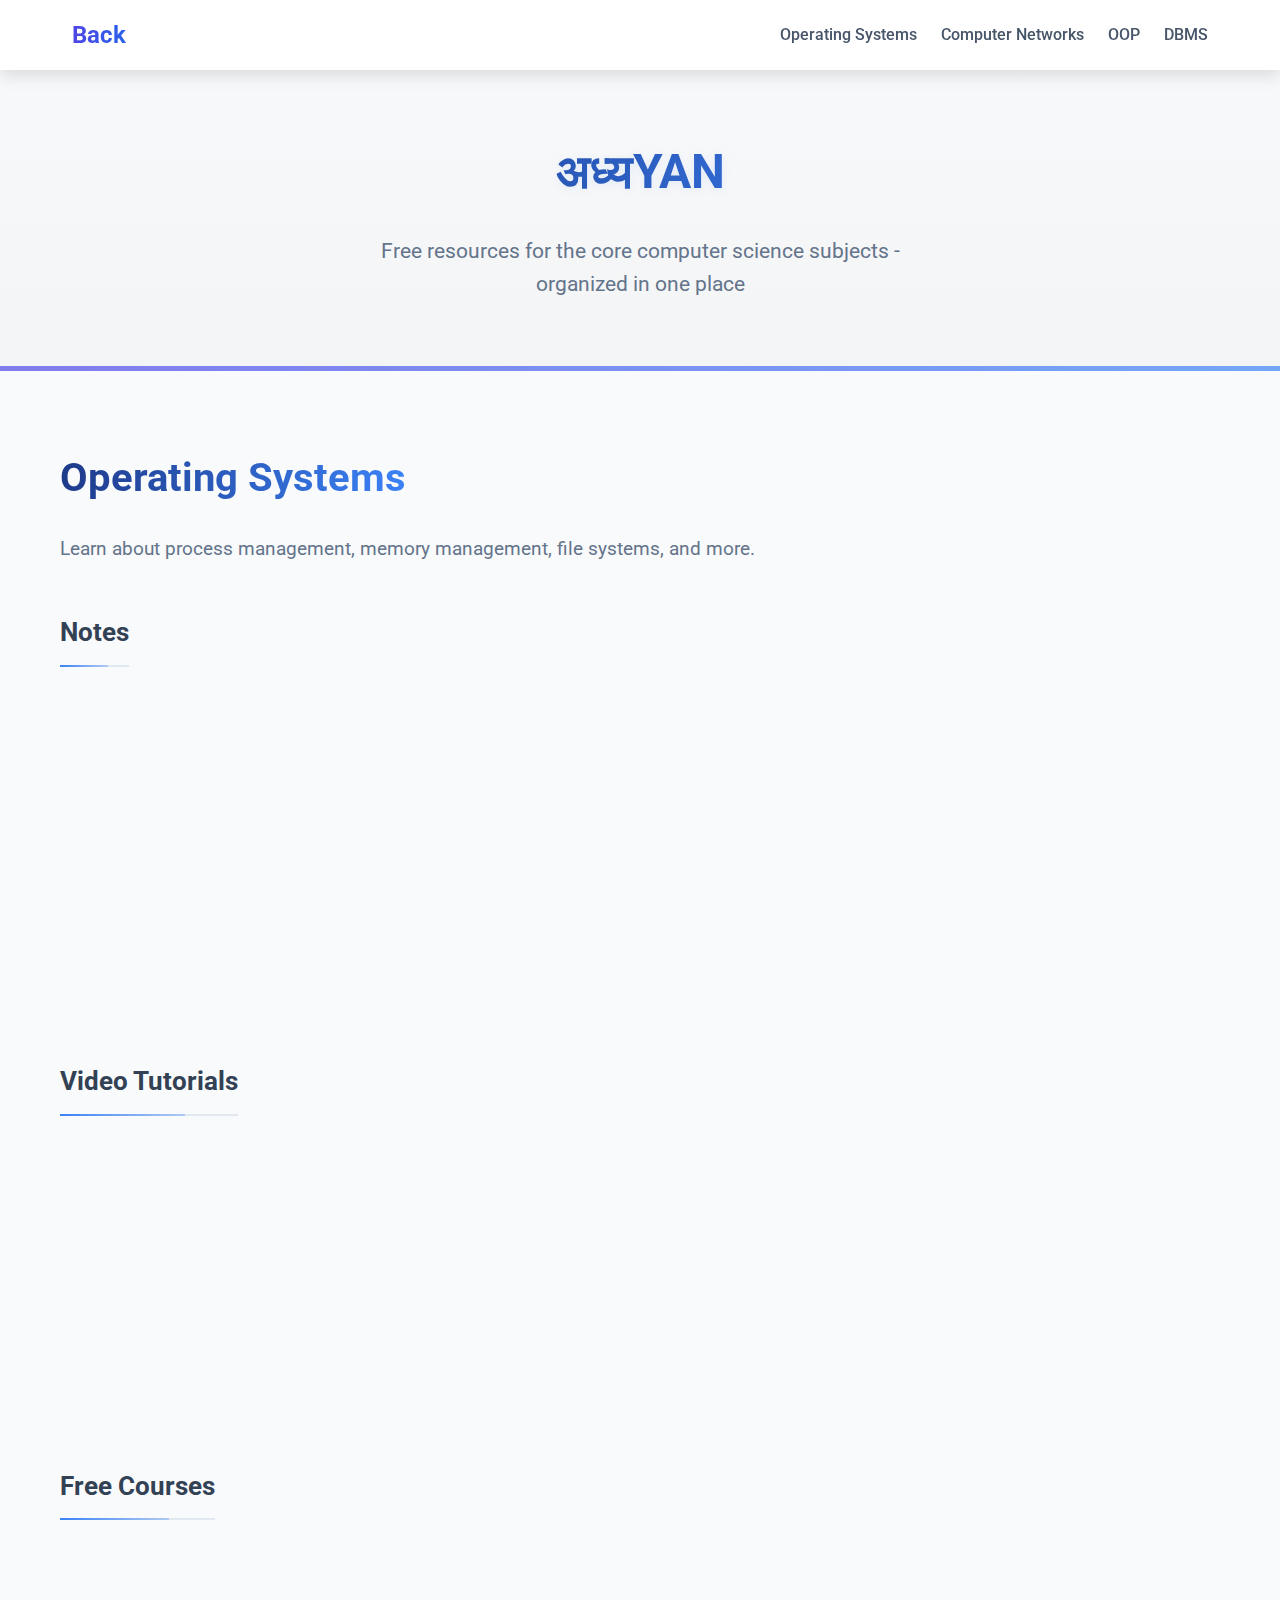
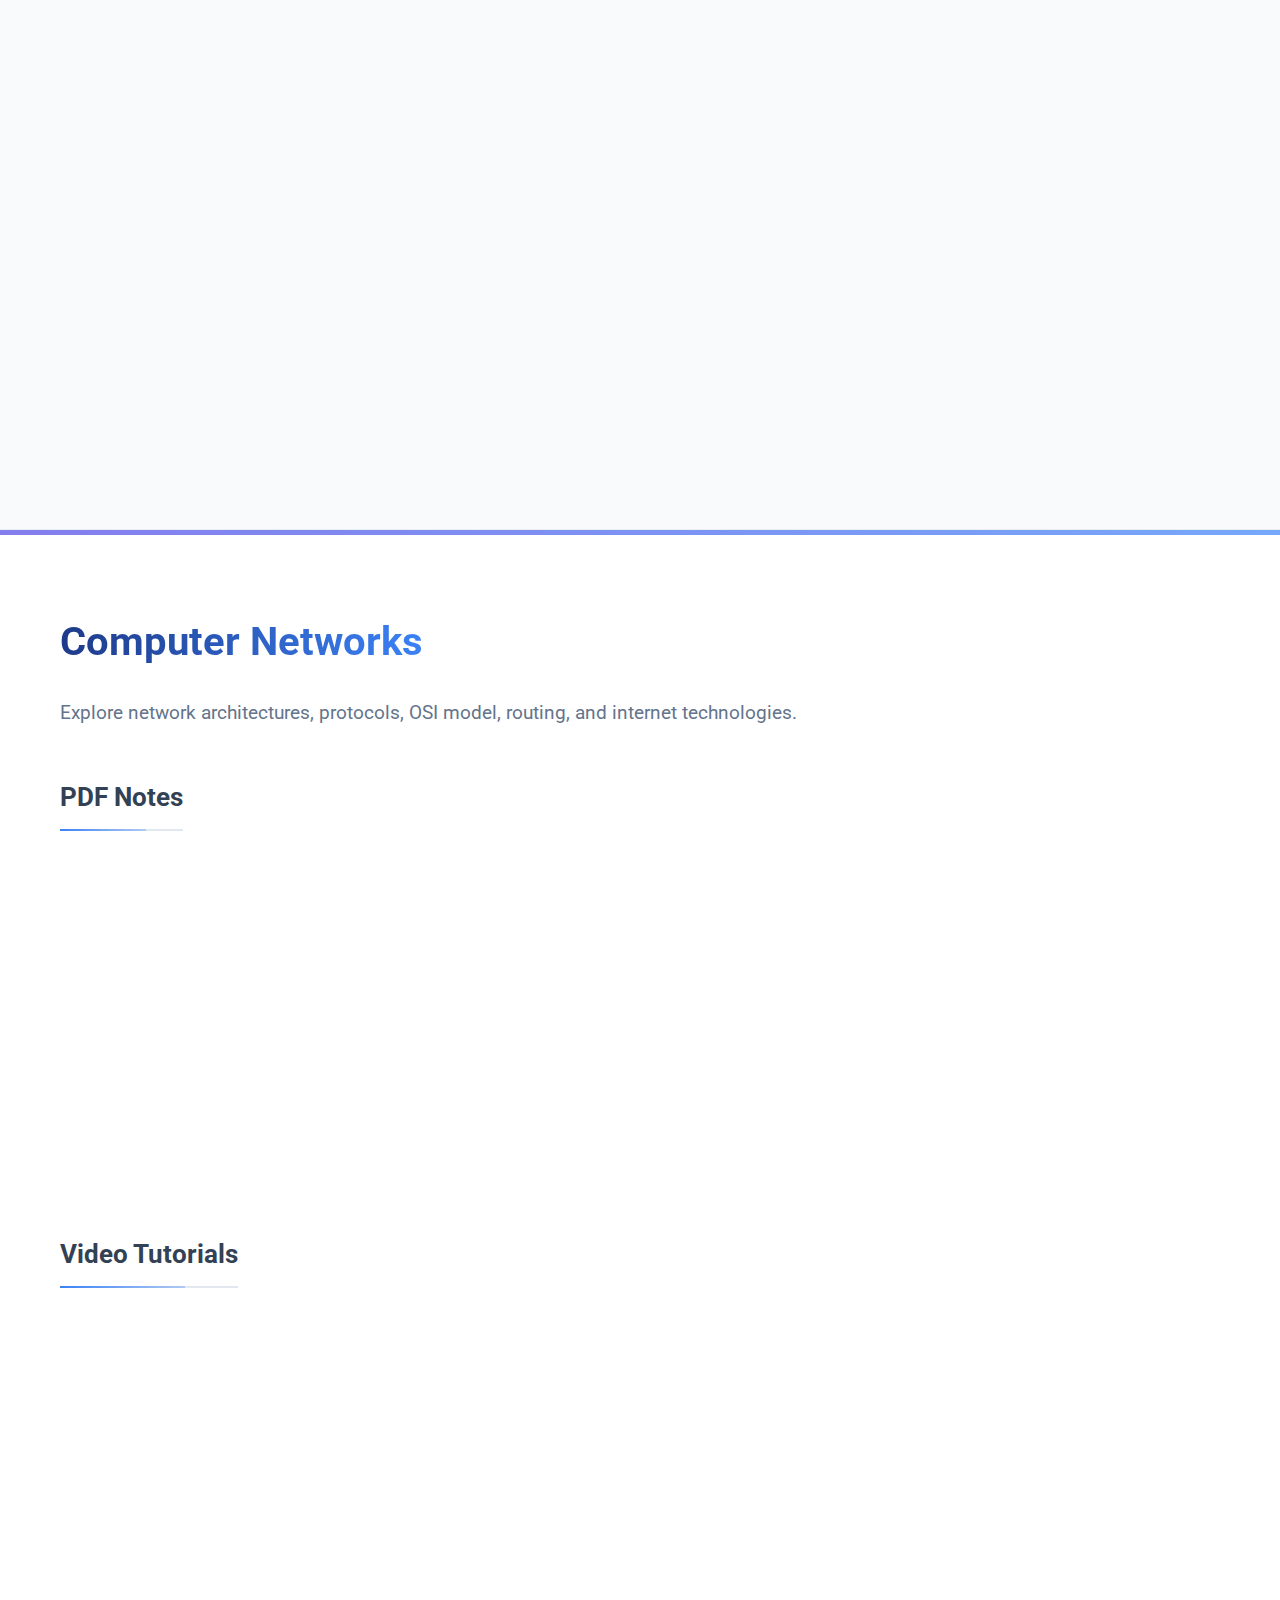
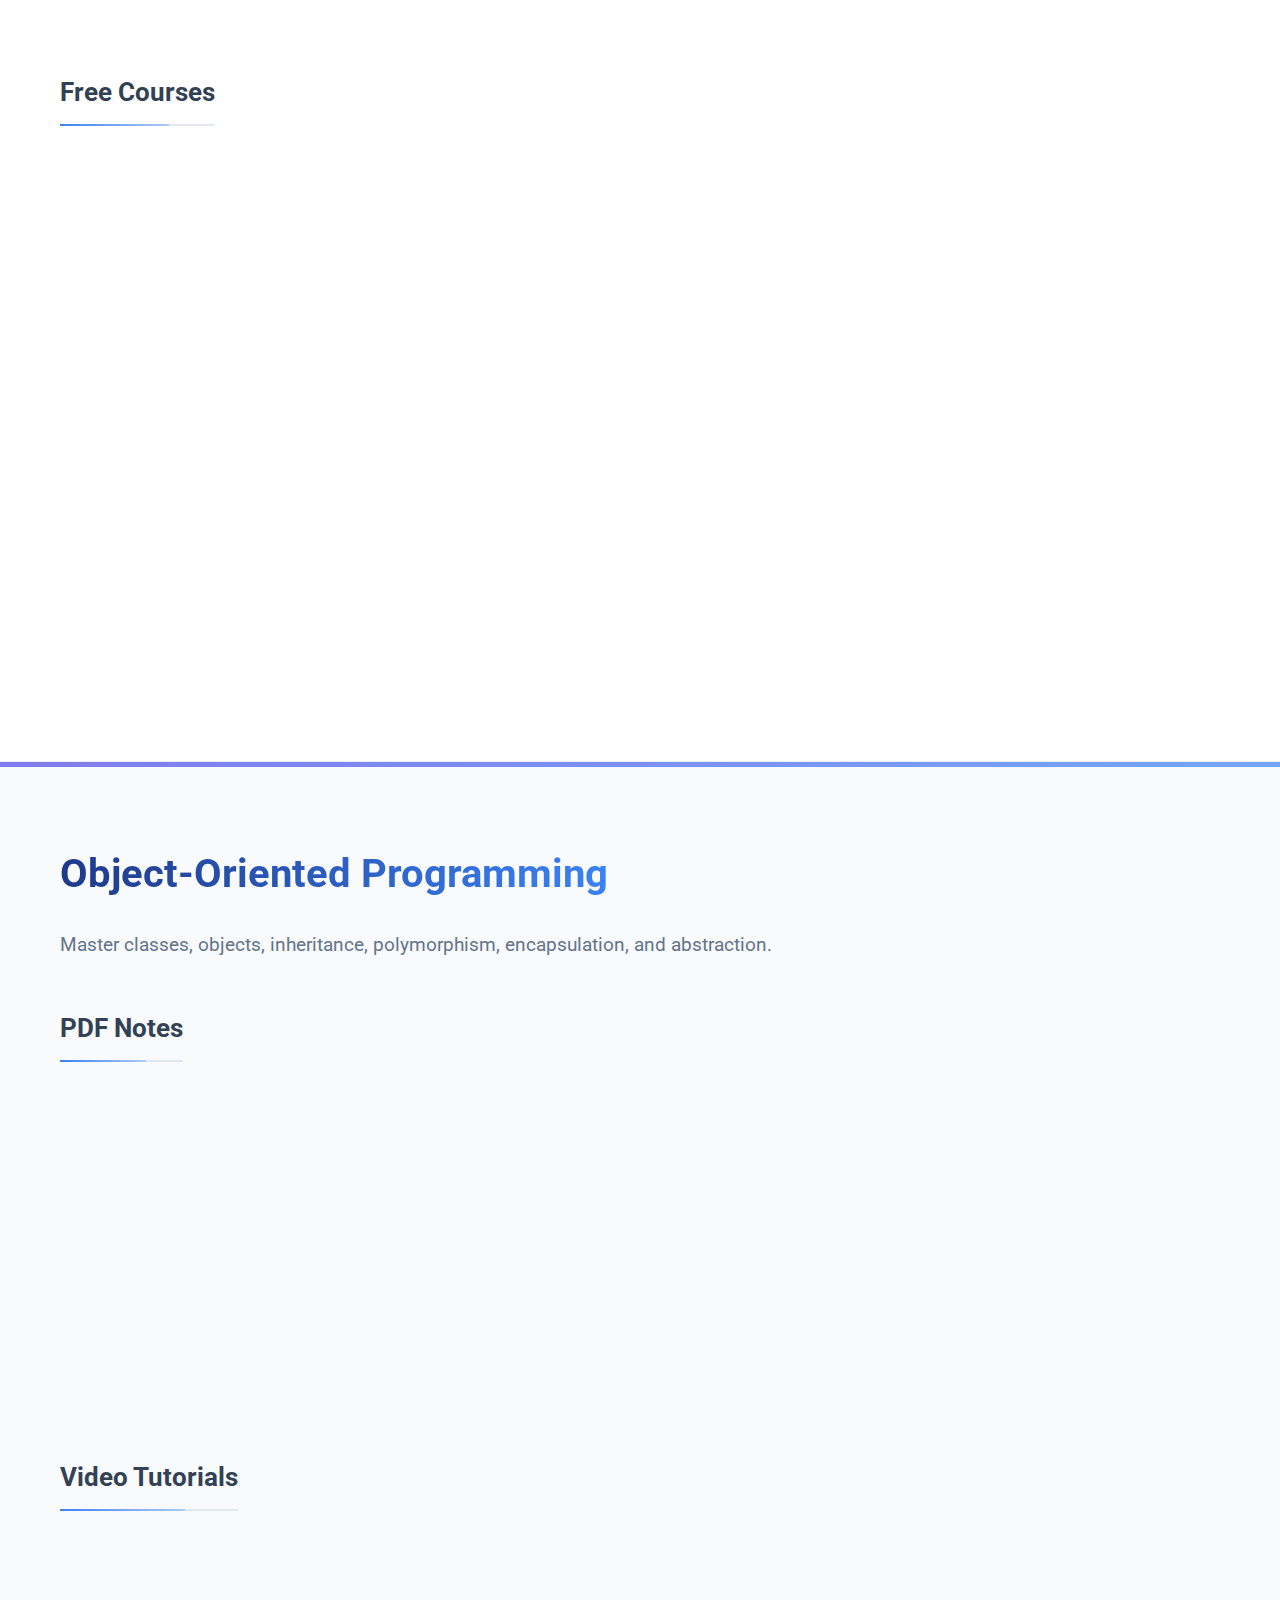
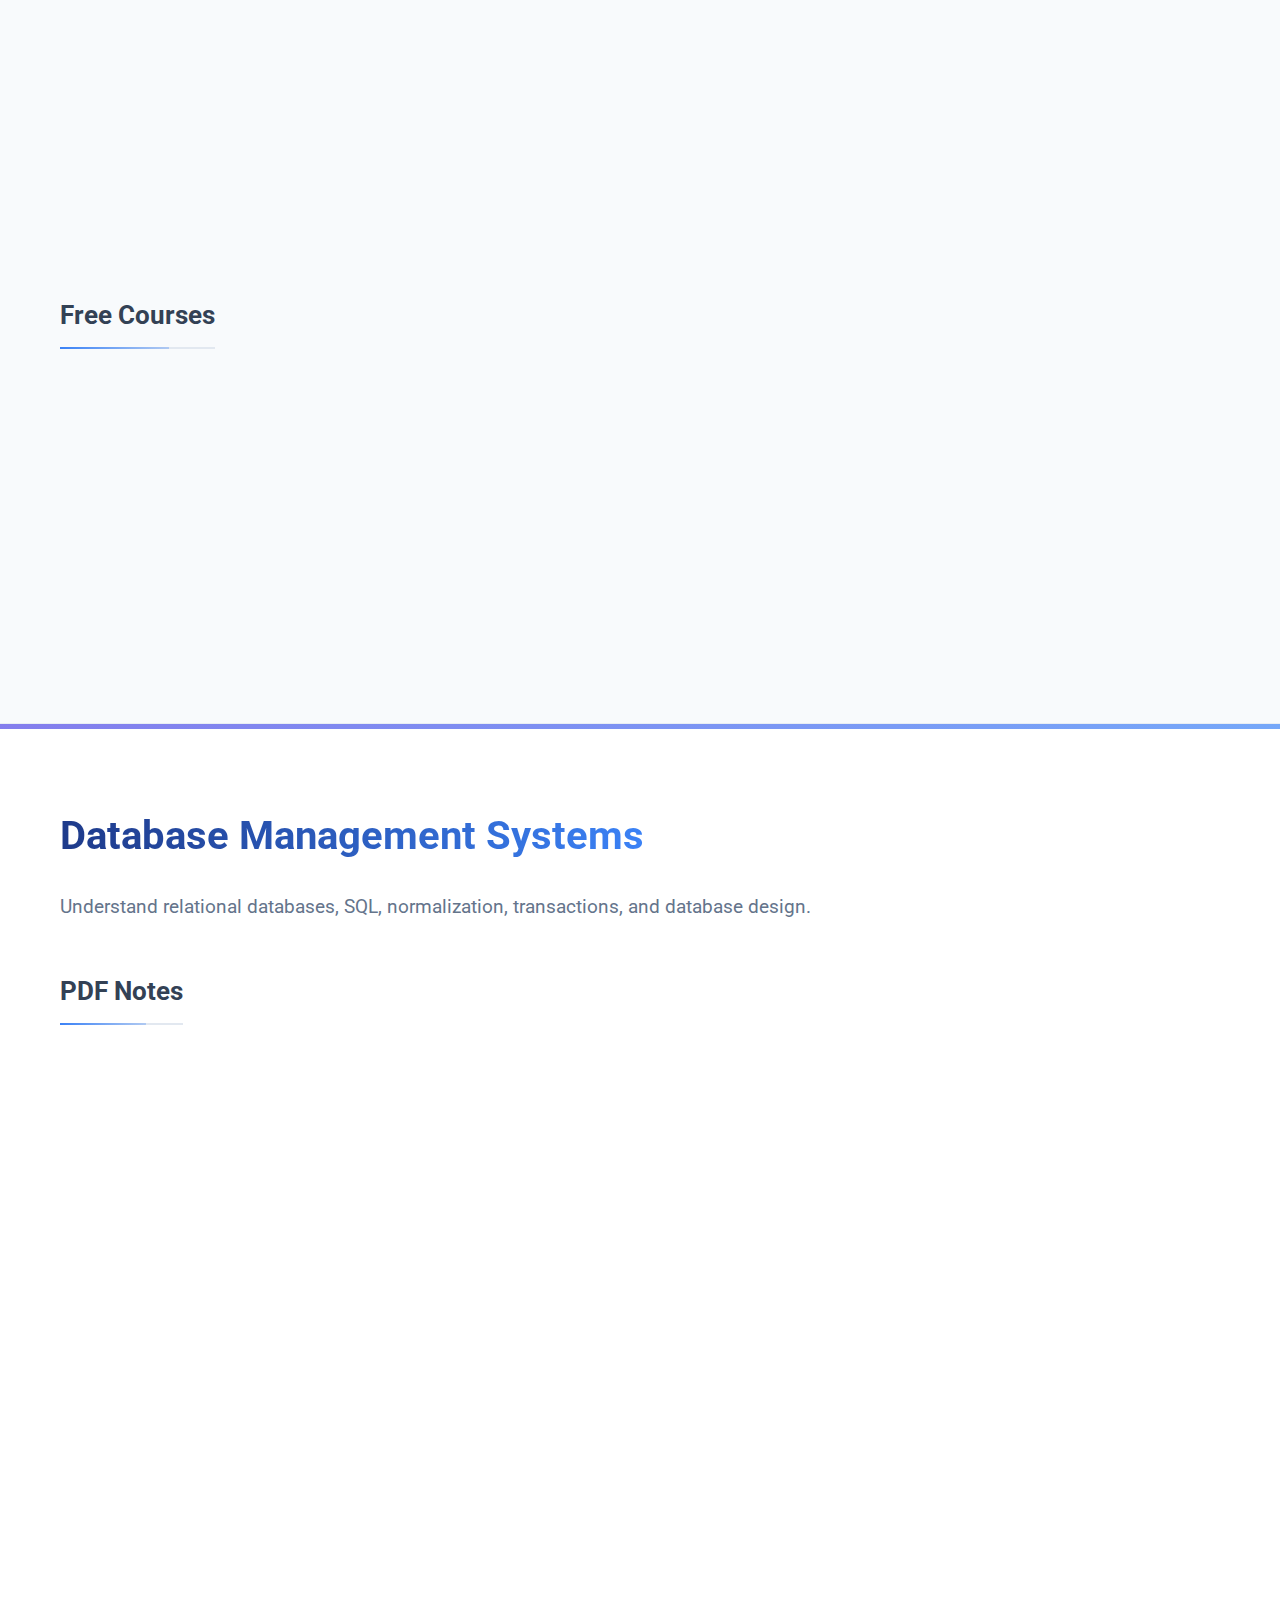
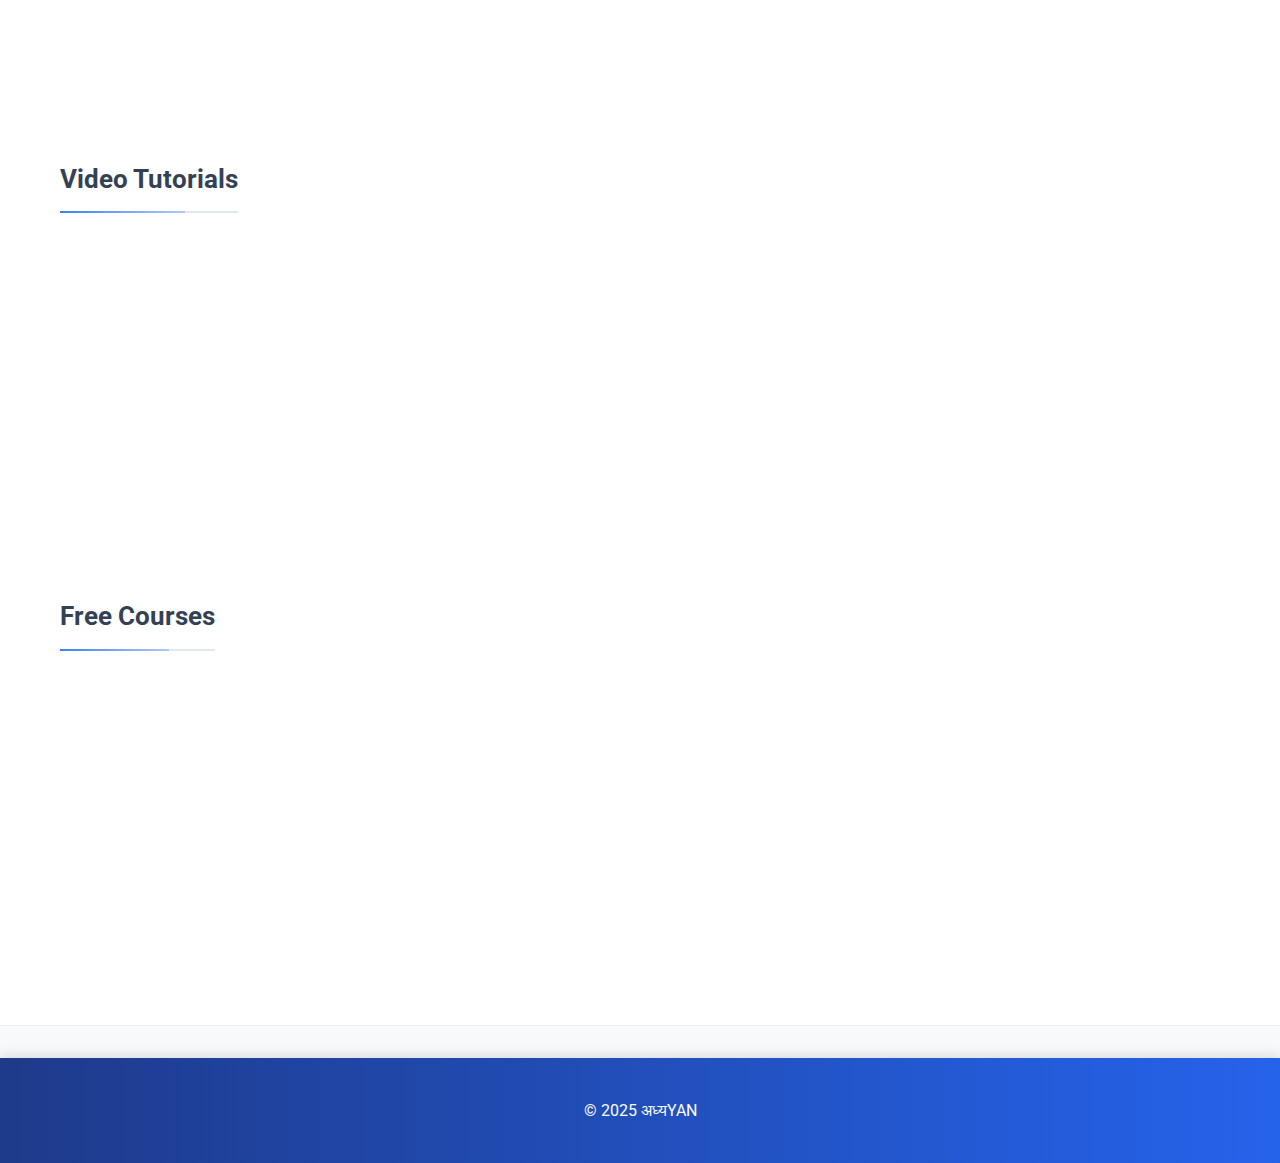
<file: CORE_SUB.html>
<!DOCTYPE html>
<html lang="en">
  <head>
    <meta charset="UTF-8" />
    <meta name="viewport" content="width=device-width, initial-scale=1.0" />
    <title>अध्यYAN Core Subjects</title>
    <meta name="description" content="Computer Science Learning Resources" />
    <meta name="author" content="CS Learning Hub" />
    <link rel="stylesheet" href="https://fonts.googleapis.com/css2?family=Roboto:wght@300;400;500;700&display=swap">
    <link rel="stylesheet" href="https://cdnjs.cloudflare.com/ajax/libs/font-awesome/6.4.0/css/all.min.css">
    
    <style type="text/css" media="all">
    /* Base Styles */
* {
  margin: 0;
  padding: 0;
  box-sizing: border-box;
}

body {
  font-family: 'Roboto', sans-serif;
  line-height: 1.6;
  color: #333;
  background-color: #f8f9fa;
  background-image: linear-gradient(to bottom, rgba(255,255,255,0.15) 0%, rgba(0,0,0,0.05) 100%);
  background-attachment: fixed;
}

.container {
  width: 100%;
  max-width: 1200px;
  margin: 0 auto;
  padding: 0 20px;
}

a {
  text-decoration: none;
  color: #3b82f6;
  transition: color 0.3s;
}

a:hover {
  color: #2563eb;
}

/* Navigation */
.navbar {
  background-color: rgba(255, 255, 255, 0.95);
  box-shadow: 0 4px 12px rgba(0, 0, 0, 0.08);
  position: sticky;
  top: 0;
  z-index: 1000;
  backdrop-filter: blur(5px);
  transition: all 0.3s ease;
}

.navbar:hover {
  box-shadow: 0 6px 16px rgba(0, 0, 0, 0.12);
}

.navbar .container {
  display: flex;
  justify-content: space-between;
  align-items: center;
  padding: 1rem 2rem;
}

.logo {
  font-size: 1.5rem;
  font-weight: 700;
  background: linear-gradient(90deg, #4f46e5 0%, #2563eb 100%);
  background-clip: text;
  -webkit-background-clip: text;
  color: transparent;
  transition: all 0.3s ease;
  padding-right: 4px;
}

.logo:hover {
  transform: scale(1.05);
  background: linear-gradient(90deg, #6366f1 0%, #3b82f6 100%);
  background-clip: text;
  -webkit-background-clip: text;
}

.nav-links {
  display: flex;
  list-style: none;
  gap: 1.5rem;
}

.nav-links a {
  color: #475569;
  font-weight: 500;
  padding: 0.5rem 0;
  border-bottom: 2px solid transparent;
  transition: all 0.3s;
  position: relative;
}

.nav-links a::after {
  content: '';
  position: absolute;
  bottom: 0;
  left: 0;
  width: 100%;
  height: 2px;
  background: linear-gradient(90deg, #4f46e5 0%, #3b82f6 100%);
  transform: scaleX(0);
  transform-origin: right;
  transition: transform 0.3s ease-in-out;
}

.nav-links a:hover {
  color: #1e40af;
}

.nav-links a:hover::after {
  transform: scaleX(1);
  transform-origin: left;
}

/* Main header */
.main-header {
  text-align: center;
  padding: 4rem 1rem;
  max-width: 800px;
  margin: 0 auto;
  animation: fadeIn 1s ease-in-out;
}

@keyframes fadeIn {
  0% {
    opacity: 0;
    transform: translateY(20px);
  }
  100% {
    opacity: 1;
    transform: translateY(0);
  }
}

.main-header h1 {
  font-size: 3rem;
  background: linear-gradient(90deg, #1e3a8a 0%, #3b82f6 100%);
  -webkit-background-clip: text;
  background-clip: text;
  color: transparent;
  margin-bottom: 1.5rem;
  letter-spacing: -0.5px;
  text-shadow: 0px 2px 10px rgba(59, 130, 246, 0.1);
}

.main-header p {
  font-size: 1.3rem;
  color: #64748b;
  max-width: 600px;
  margin: 0 auto;
}

/* Subject Sections */
.subject-section {
  padding: 5rem 0;
  border-bottom: 1px solid rgba(226, 232, 240, 0.7);
  position: relative;
  overflow: hidden;
}

.subject-section:nth-child(odd) {
  background-color: #fff;
}

.subject-section:nth-child(even) {
  background-color: #f8fafc;
}

.subject-section::before {
  content: '';
  position: absolute;
  top: 0;
  left: 0;
  right: 0;
  height: 5px;
  background: linear-gradient(90deg, #4f46e5 0%, #3b82f6 100%);
  opacity: 0.7;
}

.subject-section h2 {
  font-size: 2.5rem;
  background: linear-gradient(90deg, #1e3a8a 0%, #3b82f6 100%);
  -webkit-background-clip: text;
  background-clip: text;
  color: transparent;
  margin-bottom: 1.5rem;
  position: relative;
  display: inline-block;
}

.section-description {
  font-size: 1.2rem;
  color: #64748b;
  margin-bottom: 3rem;
  max-width: 800px;
}

/* Resource Categories */
.resources-container {
  display: flex;
  flex-direction: column;
  gap: 4rem;
}

.resource-category h3 {
  font-size: 1.6rem;
  color: #334155;
  margin-bottom: 2rem;
  padding-bottom: 0.7rem;
  border-bottom: 2px solid #e2e8f0;
  position: relative;
  display: inline-block;
}

.resource-category h3::after {
  content: '';
  position: absolute;
  bottom: -2px;
  left: 0;
  width: 70%;
  height: 2px;
  background: linear-gradient(90deg, #3b82f6 0%, rgba(59, 130, 246, 0.3) 100%);
}

.resources-grid {
  display: grid;
  grid-template-columns: repeat(auto-fill, minmax(300px, 1fr));
  gap: 2rem;
}

/* Resource Cards */
.resource-card {
  background-color: #fff;
  border-radius: 12px;
  box-shadow: 0 4px 15px rgba(0, 0, 0, 0.05);
  padding: 1.8rem;
  transition: all 0.4s cubic-bezier(0.175, 0.885, 0.32, 1.275);
  height: 100%;
  display: flex;
  flex-direction: column;
  border: 1px solid rgba(226, 232, 240, 0.7);
  position: relative;
  overflow: hidden;
}

.resource-card::before {
  content: '';
  position: absolute;
  top: 0;
  left: 0;
  width: 100%;
  height: 4px;
  background: linear-gradient(90deg, #4f46e5 0%, #3b82f6 100%);
  transform: scaleX(0);
  transform-origin: left;
  transition: transform 0.4s ease;
}

.resource-card:hover {
  transform: translateY(-8px);
  box-shadow: 0 10px 20px rgba(0, 0, 0, 0.1);
}

.resource-card:hover::before {
  transform: scaleX(1);
}

.resource-card h4 {
  font-size: 1.3rem;
  color: #1e3a8a;
  margin-bottom: 0.8rem;
}

.resource-card p {
  font-size: 1rem;
  color: #64748b;
  margin-bottom: 1.5rem;
  flex-grow: 1;
}

.resource-button {
  display: inline-block;
  background: linear-gradient(90deg, #4f46e5 0%, #3b82f6 100%);
  color: white;
  padding: 0.7rem 1.5rem;
  border-radius: 30px;
  font-weight: 500;
  text-align: center;
  transition: all 0.3s ease;
  border: none;
  box-shadow: 0 4px 6px rgba(59, 130, 246, 0.25);
  position: relative;
  overflow: hidden;
  z-index: 1;
}

.resource-button::before {
  content: '';
  position: absolute;
  top: 0;
  left: -100%;
  width: 100%;
  height: 100%;
  background: linear-gradient(90deg, #3b82f6 0%, #2563eb 100%);
  transition: all 0.4s ease;
  z-index: -1;
}

.resource-button:hover {
  transform: translateY(-3px);
  box-shadow: 0 6px 10px rgba(59, 130, 246, 0.3);
  color: white;
}

.resource-button:hover::before {
  left: 0;
}

/* Footer */
footer {
  background: linear-gradient(90deg, #1e3a8a 0%, #2563eb 100%);
  color: #fff;
  text-align: center;
  padding: 2.5rem 0;
  margin-top: 2rem;
  box-shadow: 0 -4px 10px rgba(0, 0, 0, 0.1);
}

/* Animations */
.initially-hidden {
  opacity: 0;
  transform: translateY(20px);
}

.fade-in {
  animation: fadeIn 0.8s ease forwards;
}

/* Responsive Design */
@media (max-width: 768px) {
  .navbar .container {
    flex-direction: column;
    padding: 1rem;
    gap: 1rem;
  }
  
  .nav-links {
    flex-wrap: wrap;
    justify-content: center;
    gap: 1rem;
  }
  
  .main-header h1 {
    font-size: 2.2rem;
  }
  
  .main-header p {
    font-size: 1.1rem;
  }
  
  .subject-section h2 {
    font-size: 2rem;
  }
  
  .section-description {
    font-size: 1rem;
  }

  .resources-grid {
    grid-template-columns: 1fr;
  }
}

@media (max-width: 480px) {
  .nav-links {
    gap: 0.5rem;
  }
  
  .nav-links a {
    padding: 0.5rem;
    font-size: 0.9rem;
  }
  
  .main-header h1 {
    font-size: 2rem;
  }
  
  .section-description {
    margin-bottom: 1.5rem;
  }
  
  .resource-card {
    padding: 1.5rem;
  }
}
.resource-badge {
  display: inline-block;
  background-color:#e4d9fd;
  color: #6d28d9;
  padding: 0.25rem 0.5rem;
  border-radius: 0.25rem;
  font-size: 0.8rem;
  font-weight: 500;
  margin-bottom: 1rem;
}

      
    </style>
  </head>
  <body>
    <nav class="navbar">
      <div class="container">
        <a href="index.html"><h1 class="logo">Back</h1></a>
        <ul class="nav-links">
          <li><a href="#operating-systems">Operating Systems</a></li>
          <li><a href="#computer-networks">Computer Networks</a></li>
          <li><a href="#oops">OOP</a></li>
          <li><a href="#dbms">DBMS</a></li>
        </ul>
      </div>
    </nav>

    <main>
      <header class="main-header">
        <h1>अध्यYAN</h1>
        <p>Free resources for the core computer science subjects - organized in one place</p>
      </header>

      <section id="operating-systems" class="subject-section">
        <div class="container">
          <h2>Operating Systems</h2>
          <p class="section-description">Learn about process management, memory management, file systems, and more.</p>
          
          <div class="resources-container">
            <div class="resource-category">
              <h3>Notes</h3>
              <div class="resources-grid">
                <div class="resource-card">
                  <span class="resource-badge">Article</span>
                  <h4>OS Concepts and Design</h4>
                  <p>Comprehensive notes covering process management, memory allocation, and CPU scheduling</p>
                  <a href="https://www.cs.uic.edu/~jbell/CourseNotes/OperatingSystems/index.html" target="_blank" rel="noopener noreferrer" class="resource-button">View Notes</a>
                </div>
                <div class="resource-card">
                  <span class="resource-badge">Article</span>
                  <h4>File Systems and I/O</h4>
                  <p>Detailed explanation of file organization, allocation methods, and disk scheduling</p>
                  <a href="https://www.geeksforgeeks.org/operating-systems/file-systems-in-operating-system/" target="_blank" rel="noopener noreferrer" class="resource-button">View Notes</a>
                </div>
                <div class="resource-card">
                  <span class="resource-badge">Article</span>
                  

                  <h4>Process Synchronization</h4>
                  <p>Notes on deadlocks, semaphores, mutexes and critical section problems</p>
                  <a href="https://www.tutorialspoint.com/operating_system/os_process_synchronization.htm" target="_blank" rel="noopener noreferrer" class="resource-button">View Notes</a>
                </div>
              </div>
            </div>

            <div class="resource-category">
              <h3>Video Tutorials</h3>
              <div class="resources-grid">
                <div class="resource-card">
                  <h4>Operating Systems Course</h4>
                  <p>Complete video series explaining OS fundamentals from </p>
                  <span><i class="fas fa-clock"></i> 12 Hours</span>
                  
                  <a href="https://www.youtube.com/playlist?list=PLxCzCOWd7aiGz9donHRrE9I3Mwn6XdP8p" target="_blank" rel="noopener noreferrer" class="resource-button">Watch Videos</a>
                </div>
                <div class="resource-card">
                  <h4> OS One Shot </h4>
                  <p>Deep dive into virtual memory, paging, and segmentation concepts</p>
                  <span><i class="fas fa-clock"></i> 6 Hours</span>
                  <a href="https://www.youtube.com/watch?v=xw_OuOhjauw" target="_blank" rel="noopener noreferrer" class="resource-button">Watch Videos</a>
                </div>
                <div class="resource-card">
                  <h4>Operating Systems </h4>
                  <p>Ultimate guide to mastering Operating Systems</p>
                  <span><i class="fas fa-clock"></i> 16 Hours</span>
                  <a href="https://www.youtube.com/watch?v=3obEP8eLsCw" target="_blank" rel="noopener noreferrer" class="resource-button">Watch Videos</a>
                </div>
              </div>
            </div>

            <div class="resource-category">
              <h3>Free Courses</h3>
              <div class="resources-grid">
                <div class="resource-card">
                  <h4>Introduction to Operating Systems</h4>
                  <p>Free course by Georgia Tech covering all OS fundamentals</p>
                  <a href="https://www.udacity.com/course/introduction-to-operating-systems--ud923" target="_blank" rel="noopener noreferrer" class="resource-button">Enroll Free</a>
                </div>
                <div class="resource-card">
                  <h4>Operating Systems Fundamentals</h4>
                  <p>Free online book and course materials for OS concepts</p>
                  <a href="https://www.udemy.com/course/operating-system-fundamentals/" target="_blank" rel="noopener noreferrer" class="resource-button">Enroll Free</a>
                </div>
                <div class="resource-card">
                  <h4>Operating Systems</h4>
                  <p>Alison's range of free online operating systems courses </p>
                  <a href="https://alison.com/tag/operating-systems" target="_blank" rel="noopener noreferrer" class="resource-button">Enroll Free</a>
                </div>
                <div class="resource-card">
                  <h4>Operating Systems</h4>
                  <p>By Prof. Sorav Bansal   |   IIT Delhi</p>
                  <a href="https://onlinecourses.nptel.ac.in/noc20_cs04/preview" target="_blank" rel="noopener noreferrer" class="resource-button">Enroll Free</a>
                </div>
              </div>
            </div>
          </div>
        </div>
      </section>

      <section id="computer-networks" class="subject-section">
        <div class="container">
          <h2>Computer Networks</h2>
          <p class="section-description">Explore network architectures, protocols, OSI model, routing, and internet technologies.</p>
          
          <div class="resources-container">
            <div class="resource-category">
              <h3>PDF Notes</h3>
              <div class="resources-grid">
                <div class="resource-card">
                  <span class="resource-badge">PDF</span>
                  <h4>Network Fundamentals</h4>
                  <p>Covers OSI model, TCP/IP, and basic networking concepts</p>
                  <span><i class="fas fa-book"></i> 105 pages</span>
                  
                  <a href="pdf/CN/Computer-Network-Notes.pdf" target="_blank" rel="noopener noreferrer" class="resource-button">View PDF</a>
                </div>
                <div class="resource-card">
                  <span class="resource-badge">Article</span>
                  <h4>Routing Protocols</h4>
                  <p>Detailed notes on RIP, OSPF, BGP and other routing protocols</p>
                  <span><i class="fas fa-clock"></i> 45 min read</span>
                  <a href="https://www.geeksforgeeks.org/computer-network-tutorials/" target="_blank" rel="noopener noreferrer" class="resource-button">View Article</a>
                </div>
                <div class="resource-card">
                  <span class="resource-badge">PDF</span>
                  <h4>Computer Networks Short Notes</h4>
                  <p> Guide to network principles and practices</p>
                  <span><i class="fas fa-book"></i> 16 pages</span>
                  <a href="pdf/CN/CN.pdf" target="_blank" rel="noopener noreferrer" class="resource-button">View PDF</a>
                </div>
              </div>
            </div>

            <div class="resource-category">
              <h3>Video Tutorials</h3>
              <div class="resources-grid">
                <div class="resource-card">
                  <h4>Computer Networks Complete Course</h4>
                  <p>Full video series covering all aspects of computer networking</p>
                  <span><i class="fas fa-clock"></i> 10 Hours</span>
                  <a href="https://www.youtube.com/playlist?list=PLxCzCOWd7aiGFBD2-2joCpWOLUrDLvVV_" target="_blank" rel="noopener noreferrer" class="resource-button">Watch Videos</a>
                </div>
                <div class="resource-card">
                  <h4>Complete CN | Semester Exam</h4>
                  <p>Detailed explanation </p>
                  <span><i class="fas fa-clock"></i> 6 Hours</span>
                  <a href="https://www.youtube.com/watch?v=q3Z3Qa1UNBA" target="_blank" rel="noopener noreferrer" class="resource-button">Watch Videos</a>
                </div>
                
              </div>
            </div>

            <div class="resource-category">
              <h3>Free Courses</h3>
              <div class="resources-grid">
                <div class="resource-card">
                  <h4>Computer Networks </h4>
                  <p>Best Computer Networking Courses</p>
                  <a href="https://alison.com/tag/computer-networking" target="_blank" rel="noopener noreferrer" class="resource-button">Enroll Free</a>
                </div>
                <div class="resource-card">
                  <h4>The Bits and Bytes of Computer Networking</h4>
                  <p>Google's free course on computer networking fundamentals</p>
                  <a href="https://www.coursera.org/learn/computer-networking" target="_blank" rel="noopener noreferrer" class="resource-button">Enroll Free</a>
                </div>
                <div class="resource-card">
                  <h4>Network Fundamentals by Cisco</h4>
                  <p>Free networking course materials from Cisco Network Academy</p>
                  <a href="https://www.netacad.com/courses/networking/networking-essentials" target="_blank" rel="noopener noreferrer" class="resource-button">Enroll Free</a>
                </div>
                <div class="resource-card">
                  <h4>Network Fundamentals</h4>
                  <p>Free networking course materials from Greatlearning </p>
                  <a href="https://www.mygreatlearning.com/academy/learn-for-free/courses/basics-of-computer-networking" target="_blank" rel="noopener noreferrer" class="resource-button">Enroll Free</a>
                </div>
              </div>
            </div>
          </div>
        </div>
      </section>

      <section id="oops" class="subject-section">
        <div class="container">
          <h2>Object-Oriented Programming</h2>
          <p class="section-description">Master classes, objects, inheritance, polymorphism, encapsulation, and abstraction.</p>
          
          <div class="resources-container">
            <div class="resource-category">
              <h3>PDF Notes</h3>
              <div class="resources-grid">
                <div class="resource-card">
                  <span class="resource-badge">PDF</span>
                  <h4>OOP Core Concepts</h4>
                  <p>Detailed notes on classes, objects, inheritance, and polymorphism in Java</p>
                  <span><i class="fas fa-book"></i> 29 pages</span>
                  <a href="pdf/oop/Opps concept in java .pdf" target="_blank" rel="noopener noreferrer" class="resource-button">View PDF</a>
                </div>
                <div class="resource-card">
                  <span class="resource-badge">PDF</span>
                  <h4>OOP Core Concepts</h4>
                  <p>Detailed notes on classes, objects, inheritance, and polymorphism in C++</p>
                  <span><i class="fas fa-book"></i> 24 pages</span>
                  <a href="pdf/oop/oops.pdf" target="_blank" rel="noopener noreferrer" class="resource-button">View PDF</a>
                </div>
                <div class="resource-card">
                  <span class="resource-badge">PDF</span>
                  <h4>OOP Questions</h4>
                  <p>With in-depth explanation </p>
                  <span><i class="fas fa-book"></i> 8 pages</span>
                  <a href="pdf/oop/Java question bank.pdf" target="_blank" rel="noopener noreferrer" class="resource-button">View PDF</a>
                </div>
              </div>
            </div>

            <div class="resource-category">
              <h3>Video Tutorials</h3>
              <div class="resources-grid">
                <div class="resource-card">
                  <h4>Object-Oriented Programming Basics with C++</h4>
                  <p>Fundamentals of OOP explained with examples</p>
                  <span><i class="fas fa-clock"></i> 4 Hours</span>
                  <a href="https://www.youtube.com/watch?v=T1fkvT1uPj8" target="_blank" rel="noopener noreferrer" class="resource-button">Watch Videos</a>
                </div>
                <div class="resource-card">
                  <h4>Object Oriented Programming With python</h4>
                  <p>Learn with python </p>
                  <span><i class="fas fa-clock"></i> 1 Hours</span>
                  <a href="https://www.youtube.com/watch?v=6soT3DMBJGQ" target="_blank" rel="noopener noreferrer" class="resource-button">Watch Videos</a>
                </div>
                <div class="resource-card">
                  <h4>Object Oriented Programming With Java</h4>
                  <p>Covers interfaces, abstract classes, and multiple inheritance</p>
                  <span><i class="fas fa-clock"></i> 4 Hours</span>
                  <a href="https://www.youtube.com/watch?v=LepLT82RtxA" target="_blank" rel="noopener noreferrer" class="resource-button">Watch Videos</a>
                </div>
              </div>
            </div>

            <div class="resource-category">
              <h3>Free Courses</h3>
              <div class="resources-grid">
                <div class="resource-card">
                  <h4>Object Oriented Programming in Java</h4>
                  <p>Free course by UC San Diego on OOP principles using Java</p>
                  <a href="https://www.coursera.org/specializations/object-oriented-programming" target="_blank" rel="noopener noreferrer" class="resource-button">Enroll Free</a>
                </div>
                <div class="resource-card">
                  <h4>OOP in C++</h4>
                  <p>Learn object-oriented programming with C++ examples</p>
                  <a href="https://alison.com/course/advanced-diploma-in-programming-through-c-plus-plus" target="_blank" rel="noopener noreferrer" class="resource-button">Enroll Free</a>
                </div>
                <div class="resource-card">
                  <h4>Programming Foundations: Object-Oriented Design</h4>
                  <p>Free course on implementing design patterns</p>
                  <a href="https://www.linkedin.com/learning/programming-foundations-object-oriented-design-3?upsellOrderOrigin=default_guest_learning" target="_blank" rel="noopener noreferrer" class="resource-button">Enroll Free</a>
                </div>
              </div>
            </div>
          </div>
        </div>
      </section>

      <section id="dbms" class="subject-section">
        <div class="container">
          <h2>Database Management Systems</h2>
          <p class="section-description">Understand relational databases, SQL, normalization, transactions, and database design.</p>
          
          <div class="resources-container">
            <div class="resource-category">
              <h3>PDF Notes</h3>
              <div class="resources-grid">
                <div class="resource-card">
                  <span class="resource-badge">PDF</span>
                  <h4>Database Fundamentals</h4>
                  <p>Comprehensive notes on database models, schemas, and queries</p>
                  <span><i class="fas fa-book"></i> 13 pages</span>
                  <a href="https://www.tutorialspoint.com/dbms/dbms_tutorial.pdf" target="_blank" rel="noopener noreferrer" class="resource-button">View PDF</a>
                </div>
                <div class="resource-card">
                  <span class="resource-badge">PDF</span>
                  <h4>SQL Joins</h4>
                  <p>Detailed guide to SQL syntax, joins</p>
                  <span><i class="fas fa-book"></i> 2 pages</span>
                  <a href="pdf/DBMS/SQL join.pdf" target="_blank" rel="noopener noreferrer" class="resource-button">View PDF</a>
                </div>
                <div class="resource-card">
                  <span class="resource-badge">PDF</span>
                  <h4>Complete SQL Notes </h4>
                  <p>Notes on database design, normalization forms, and entity relationships</p>
                  <span><i class="fas fa-book"></i> 101 pages</span>
                  <a href="pdf/DBMS/sql notes basic to advance .pdf" target="_blank" rel="noopener noreferrer" class="resource-button">View PDF</a>
                </div>
                <div class="resource-card">
                  <span class="resource-badge">PDF</span>
                  <h4>Complete SQL Handwritten Notes </h4>
                  <p>Comprehensive Handwritten notes </p>
                  <span><i class="fas fa-book"></i> 30 pages</span>
                  <a href="pdf/DBMS/SQL Handwritten Notes.pdf" target="_blank" rel="noopener noreferrer" class="resource-button">View PDF</a>
                </div>
                <div class="resource-card">
                  <span class="resource-badge">PDF</span>
                  <h4>SQL Questions </h4>
                  <p>With in-depth explanation </p>
                  <span><i class="fas fa-book"></i> 10 pages</span>
                  <a href="pdf/DBMS/SQL Interview Questions .pdf" target="_blank" rel="noopener noreferrer" class="resource-button">View PDF</a>
                </div>
              </div>
            </div>

            <div class="resource-category">
              <h3>Video Tutorials</h3>
              <div class="resources-grid">
                <div class="resource-card">
                  <h4>Database Management Systems</h4>
                  <p>Complete video course on DBMS fundamentals and implementation</p>
                  <span><i class="fas fa-clock"></i> 10 Hours</span>
                  <a href="https://www.youtube.com/playlist?list=PLxCzCOWd7aiFAN6I8CuViBuCdJgiOkT2Y" target="_blank" rel="noopener noreferrer" class="resource-button">Watch Videos</a>
                </div>
                <div class="resource-card">
                  <h4>SQL Tutorial for Beginners</h4>
                  <p>Learn SQL from basics to advanced concepts with practical examples</p>
                  <span><i class="fas fa-clock"></i> 6 Hours</span>
                  <a href="https://www.youtube.com/watch?v=YRnjGeQbsHQ" target="_blank" rel="noopener noreferrer" class="resource-button">Watch Videos</a>
                </div>
                <div class="resource-card">
                  <h4>Database Design and Normalization</h4>
                  <p>Understanding database design principles and normalization forms</p>
                  <span><i class="fas fa-clock"></i>  20 minutes</span>
                  <a href="https://www.youtube.com/watch?v=UrYLYV7WSHM" target="_blank" rel="noopener noreferrer" class="resource-button">Watch Videos</a>
                </div>
              </div>
            </div>

            <div class="resource-category">
              <h3>Free Courses</h3>
              <div class="resources-grid">
                <div class="resource-card">
                  <h4>Database Systems Concepts & Design</h4>
                  <p>Free course by Georgia Tech on database concepts</p>
                  <a href="https://www.udacity.com/course/database-systems-concepts-design--ud150" target="_blank" rel="noopener noreferrer" class="resource-button">Enroll Free</a>
                </div>
                <div class="resource-card">
                  <h4>Introduction to Databases</h4>
                  <p>Master the Fundamentals and Advanced Concepts</p>
                  <a href="https://www.scaler.com/topics/course/dbms/" target="_blank" rel="noopener noreferrer" class="resource-button">Enroll Free</a>
                </div>
                <div class="resource-card">
                  <h4>MongoDB University</h4>
                  <p>Free courses on NoSQL database concepts using MongoDB</p>
                  <a href="https://university.mongodb.com/" target="_blank" rel="noopener noreferrer" class="resource-button">Enroll Free</a>
                </div>
              </div>
            </div>
          </div>
        </div>
      </section>
    </main>

    <footer>
      <div class="container">
        <p>&copy; 2025 अध्यYAN</p>
      </div>
    </footer>

    <script >
      document.addEventListener('DOMContentLoaded', function() {
  // Smooth scrolling for navigation links
  document.querySelectorAll('.nav-links a').forEach(anchor => {
    anchor.addEventListener('click', function(e) {
      e.preventDefault();
      
      const targetId = this.getAttribute('href');
      const targetElement = document.querySelector(targetId);
      
      window.scrollTo({
        top: targetElement.offsetTop - 80,
        behavior: 'smooth'
      });
    });
  });
  
  // Animation for resource cards
  const observer = new IntersectionObserver((entries) => {
    entries.forEach(entry => {
      if (entry.isIntersecting) {
        entry.target.classList.add('fade-in');
      }
    });
  }, {
    threshold: 0.1
  });
  
  document.querySelectorAll('.resource-card').forEach(card => {
    observer.observe(card);
    card.classList.add('initially-hidden');
  });
});

      
    </script>
  </body>
</html>
</file>
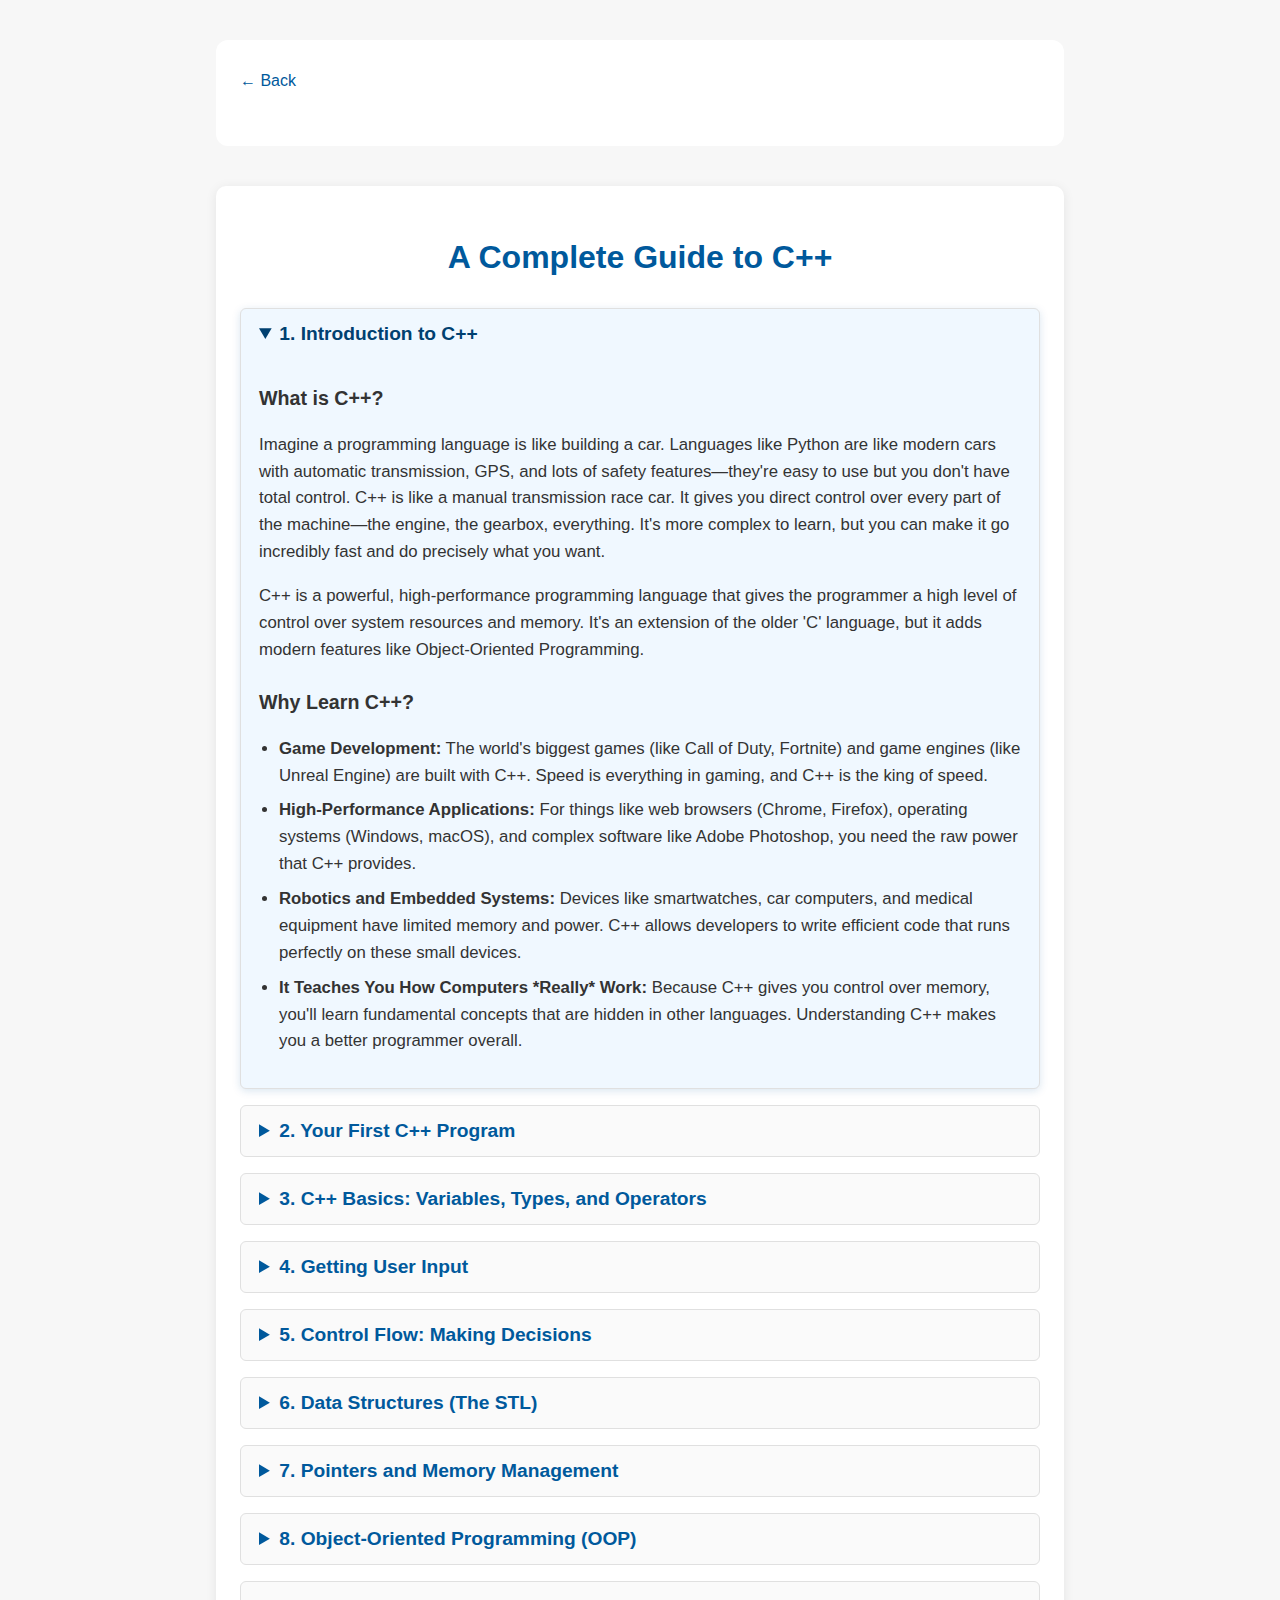
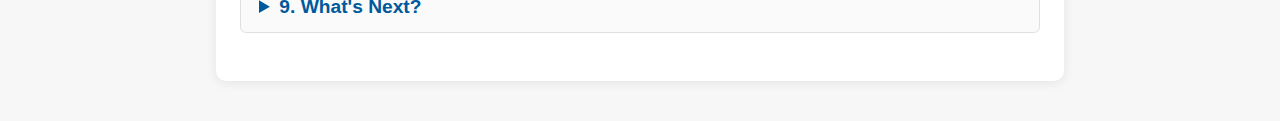
<file: CPP_Programming.html>
<!DOCTYPE html>
<html lang="en">
<head>
  <meta charset="UTF-8">
  <title>C++ Course - Accordion Style</title>
  <meta name="viewport" content="width=device-width, initial-scale=1">
  <style>
    body {
      background: #f7f7f7;
      font-family: 'Segoe UI', Arial, sans-serif;
      margin: 0;
      padding: 0;
    }
    .container {
      max-width: 800px;
      margin: 40px auto;
      background: #fff;
      border-radius: 10px;
      box-shadow: 0 2px 12px rgba(0,0,0,0.08);
      padding: 32px 24px;
    }
    h1 {
      text-align: center;
      color: #00599c; /* C++ Blue */
      margin-bottom: 32px;
    }
    h3 {
        color: #333;
        margin-top: 24px;
        margin-bottom: 12px;
    }
    details {
      margin-bottom: 16px;
      border: 1px solid #e0e0e0;
      border-radius: 6px;
      background: #fafafa;
      transition: box-shadow 0.2s;
    }
    details[open] {
      box-shadow: 0 2px 8px rgba(0, 89, 156, 0.15);
      background: #f0f8ff;
    }
    summary {
      font-size: 1.2em;
      font-weight: bold;
      padding: 14px 18px;
      cursor: pointer;
      outline: none;
      color: #00599c;
      user-select: none;
    }
    details[open] summary {
      color: #004070;
    }
    .module-content {
      padding: 0 18px 16px 18px;
      color: #333;
      font-size: 1.05em;
      line-height: 1.6;
    }
    ul {
        padding-left: 20px;
    }
    li {
        margin-bottom: 8px;
    }
    code {
      
      padding: 2px 6px;
      border-radius: 4px;
      font-family: 'Fira Mono', 'Consolas', monospace;
      font-size: 0.9em;
    }
    pre {
      background: #2d2d2d;
      color: #f8f8f2;
      padding: 12px;
      border-radius: 4px;
      overflow-x: auto;
      font-family: 'Fira Mono', 'Consolas', monospace;
      font-size: 0.9em;
    }
    .BackToHome {
      max-width: 800px;
      margin: 40px auto;
      background: #fff;
      border-radius: 12px;
      text-decoration: none;
      
      padding: 32px 24px 32px 24px;
    }
    .back-link {
      display: inline-block;
      margin-bottom: 24px;
      color: #00599c;
      text-decoration: none;
      font-size: 1em;
    }
    .back-link:hover {
      text-decoration: underline;
    }
  </style>
</head>
<body>
  <div class="BackToHome">
    <a href="index.html#languages "  class="back-link">&larr; Back</a>
  </div>

  <div class="container">
    <h1>A Complete Guide to C++</h1>

    <details open>
      <summary>1. Introduction to C++</summary>
      <div class="module-content">
        <h3>What is C++?</h3>
        <p>Imagine a programming language is like building a car. Languages like Python are like modern cars with automatic transmission, GPS, and lots of safety features—they're easy to use but you don't have total control. C++ is like a manual transmission race car. It gives you direct control over every part of the machine—the engine, the gearbox, everything. It's more complex to learn, but you can make it go incredibly fast and do precisely what you want.</p>
        <p>C++ is a powerful, high-performance programming language that gives the programmer a high level of control over system resources and memory. It's an extension of the older 'C' language, but it adds modern features like Object-Oriented Programming.</p>
        
        <h3>Why Learn C++?</h3>
        <ul>
            <li><b>Game Development:</b> The world's biggest games (like Call of Duty, Fortnite) and game engines (like Unreal Engine) are built with C++. Speed is everything in gaming, and C++ is the king of speed.</li>
            <li><b>High-Performance Applications:</b> For things like web browsers (Chrome, Firefox), operating systems (Windows, macOS), and complex software like Adobe Photoshop, you need the raw power that C++ provides.</li>
            <li><b>Robotics and Embedded Systems:</b> Devices like smartwatches, car computers, and medical equipment have limited memory and power. C++ allows developers to write efficient code that runs perfectly on these small devices.</li>
            <li><b>It Teaches You How Computers *Really* Work:</b> Because C++ gives you control over memory, you'll learn fundamental concepts that are hidden in other languages. Understanding C++ makes you a better programmer overall.</li>
        </ul>
      </div>
    </details>

    <details>
      <summary>2. Your First C++ Program</summary>
      <div class="module-content">
        <h3>Setting up Your Environment</h3>
        <p>To build your C++ "race car," you need a compiler and an IDE.</p>
        <ol>
            <li><b>Install a C++ Compiler (The Engine Builder):</b> A compiler is a program that translates your C++ code into machine code that the computer's processor can execute directly. The most common compiler is <b>g++</b>, which is part of the GCC toolset.</li>
            <li><b>Choose an IDE (The Workshop):</b> An IDE will give you a code editor, debugger, and compiler all in one place. Great choices for beginners are <b>Visual Studio Code (with the C/C++ extension)</b>, <b>Code::Blocks</b>, or <b>Visual Studio Community</b> on Windows.</li>
        </ol>

        <h3>Writing "Hello, World!"</h3>
        <p>This is the traditional first program for any new language.</p>
        
        <pre><code>// 1. This is a "preprocessor directive". It tells the compiler to include
//    the iostream library, which lets us work with input and output (like printing to the screen).
#include &lt;iostream&gt;

// 2. This is the 'main' function. Just like in Java, this is the front door
//    where your program's execution begins.
int main() {
    
    // 3. 'std::cout' is the C++ object for "character output". The '<<' operator
    //    sends the text on the right to the console.
    //    'std::endl' creates a new line.
    std::cout &lt;&lt; "Hello, World!" &lt;&lt; std::endl;
    
    // 4. 'return 0' tells the operating system that the program finished successfully.
    return 0;
}</code></pre>
        <p><b>What is `std::`?</b> In C++, `std` stands for the "standard" library. It's a namespace that prevents naming conflicts. By writing `std::cout`, we're being specific that we want the `cout` from the standard library. You can avoid writing `std::` by adding `using namespace std;` at the top of your file, but it's good practice to be explicit when you're starting out.</p>
      </div>
    </details>

    <details>
      <summary>3. C++ Basics: Variables, Types, and Operators</summary>
      <div class="module-content">
        <h3>Variables and Data Types</h3>
        <p>Just like Java, C++ is <b>statically-typed</b>. You must declare the type of a variable before you can use it. The box must be labeled before you put something in it.</p>
        <ul>
          <li><code>int</code>: For whole numbers. <code>int score = 100;</code></li>
          <li><code>double</code>: For floating-point (decimal) numbers. <code>double pi = 3.14159;</code></li>
          <li><code>char</code>: For a single character. Uses single quotes. <code>char initial = 'J';</code></li>
          <li><code>bool</code>: For true/false values. <code>bool isPlaying = true;</code></li>
          <li><code>std::string</code>: The standard C++ way to handle text. Requires <code>#include &lt;string&gt;</code> and uses double quotes. <code>std::string playerName = "Alex";</code></li>
        </ul>
        <h3>Operators</h3>
        <p>C++ operators are nearly identical to Java's:</p>
        <ul>
            <li><b>Arithmetic:</b> <code>+</code>, <code>-</code>, <code>*</code>, <code>/</code>, <code>%</code> (modulo).</li>
            <li><b>Assignment:</b> <code>=</code>, <code>+=</code>, <code>-=</code>, <code>*=</code>, etc.</li>
            <li><b>Comparison:</b> <code>==</code> (equal to), <code>!=</code> (not equal to), <code>></code>, <code><</code>, <code>>=</code>, <code><=</code>.</li>
        </ul>
      </div>
    </details>

    <details>
      <summary>4. Getting User Input</summary>
      <div class="module-content">
          <h3>Making Interactive Programs with `cin`</h3>
          <p>To get input from the user in C++, you use `std::cin`, which stands for "character input". It's the partner to `std::cout`.</p>
          <pre><code>#include &lt;iostream&gt;
#include &lt;string&gt;

int main() {
    std::string name;
    int age;
    
    // Ask for the user's name
    std::cout &lt;&lt; "Please enter your name: ";
    
    // The '>>' operator takes the input from 'std::cin' and puts it into the variable.
    std::cin &gt;&gt; name;
    
    std::cout &lt;&lt; "Hello, " &lt;&lt; name &lt;&lt; "!" &lt;&lt; std::endl;
    
    // Ask for the user's age
    std::cout &lt;&lt; "Please enter your age: ";
    std::cin &gt;&gt; age;
    
    std::cout &lt;&lt; "You are " &lt;&lt; age &lt;&lt; " years old." &lt;&lt; std::endl;
    
    return 0;
}</code></pre>
      </div>
    </details>

    <details>
      <summary>5. Control Flow: Making Decisions</summary>
      <div class="module-content">
          <h3>If/Else Statements</h3>
          <p>The syntax is identical to Java. This is how your program chooses a path.</p>
          <pre><code>int powerLevel = 9001;

if (powerLevel > 9000) {
    std::cout &lt;&lt; "It's over 9000!" &lt;&lt; std::endl;
} else {
    std::cout &lt;&lt; "Just a regular power level." &lt;&lt; std::endl;
}</code></pre>
          <h3>Loops (for/while/do-while)</h3>
          <p>The loops in C++ work exactly the same way as they do in Java.</p>
          <p><b>For Loop:</b> Great for when you know the number of iterations.</p>
          <pre><code>for (int i = 0; i < 5; i++) {
    std::cout &lt;&lt; "Current number is " &lt;&lt; i &lt;&lt; std::endl;
}</code></pre>
          <p><b>While Loop:</b> Checks the condition *before* running. May not run at all.</p>
          <pre><code>int ammo = 10;
while (ammo > 0) {
    std::cout &lt;&lt; "Firing! Ammo left: " &lt;&lt; ammo &lt;&lt; std::endl;
    ammo--; // Decrement ammo by 1
}</code></pre>
          <p><b>Do-While Loop:</b> Runs the code once, *then* checks the condition. Always runs at least once.</p>
          <pre><code>std::string input;
do {
    std::cout &lt;&lt; "Type 'exit' to quit: ";
    std::cin &gt;&gt; input;
} while (input != "exit");</code></pre>
      </div>
    </details>

    <details>
        <summary>6. Data Structures (The STL)</summary>
        <div class="module-content">
            <p>C++ provides a powerful set of data structures in its <b>Standard Template Library (STL)</b>. You just need to `#include` the right header file to use them.</p>
            <h3>Vectors (Dynamic Arrays)</h3>
            <p>A `std::vector` is C++'s version of an `ArrayList`. It's an array that can grow or shrink in size automatically. It's incredibly useful.</p>
            <pre><code>#include &lt;vector&gt;
#include &lt;iostream&gt;

// ... inside a function ...
std::vector&lt;std::string&gt; tasks;
tasks.push_back("Do homework"); // Adds an item to the end
tasks.push_back("Clean room");
tasks.push_back("Play games");

tasks.pop_back(); // Removes the last item ("Play games")

// A modern way to loop through a vector
for (const std::string& task : tasks) {
    std::cout &lt;&lt; "- " &lt;&lt; task &lt;&lt; std::endl;
}</code></pre>
            
            <h3>Maps (Key-Value Pairs)</h3>
            <p>A `std::map` is C++'s version of a `HashMap`. It stores key-value pairs, like a dictionary.</p>
            <pre><code>#include &lt;map&gt;
#include &lt;string&gt;
#include &lt;iostream&gt;

std::map&lt;std::string, int&gt; inventory;
inventory["potions"] = 5;
inventory["gold"] = 100;

inventory["potions"] = 4; // Update the value

std::cout &lt;&lt; "You have " &lt;&lt; inventory["gold"] &lt;&lt; " gold." &lt;&lt; std::endl;</code></pre>
            <h3>Stack and Queue</h3>
            <p>The `std::stack` (LIFO) and `std::queue` (FIFO) in C++ work just like their Java counterparts. You `#include <stack>` or `#include <queue>` and use methods like `push()`, `pop()`, `front()` (for queue), and `top()` (for stack).</p>
        </div>
    </details>
    
    <details>
        <summary>7. Pointers and Memory Management</summary>
        <div class="module-content">
            <h3>The Most Important C++ Concept</h3>
            <p>This is what makes C++ so powerful and different from Java. Every variable you create is stored somewhere in your computer's memory (RAM). That location has an address, just like your house has a street address.</p>
            <p>A <b>pointer</b> is a special variable that doesn't hold a value like `10` or `"Hello"`; it holds a memory address.</p>
            <ul>
                <li>The `&` (address-of) operator gets the memory address of a variable.</li>
                <li>The `*` (dereference) operator goes to the address stored in a pointer and gets the value that lives there.</li>
            </ul>
            <pre><code>#include &lt;iostream&gt;

int main() {
    int score = 100;
    int* scorePtr; // A pointer that can hold the address of an integer

    scorePtr = &score; // Store the memory address of 'score' in 'scorePtr'

    std::cout &lt;&lt; "Value of score: " &lt;&lt; score &lt;&lt; std::endl;
    std::cout &lt;&lt; "Address of score: " &lt;&lt; &score &lt;&lt; std::endl;
    std::cout &lt;&lt; "Value of scorePtr: " &lt;&lt; scorePtr &lt;&lt; std::endl; // Will be same as address of score
    
    // Use the pointer to get the value
    std::cout &lt;&lt; "Value at address pointed to by scorePtr: " &lt;&lt; *scorePtr &lt;&lt; std::endl;
    
    // You can even change the original variable through the pointer
    *scorePtr = 200;
    std::cout &lt;&lt; "New value of score: " &lt;&lt; score &lt;&lt; std::endl; // Prints 200
    
    return 0;
}</code></pre>
            <h3>Dynamic Memory with `new` and `delete`</h3>
            <p>Sometimes you don't know how much memory you'll need until your program is running. Pointers allow you to request memory directly from the operating system using `new`. But here's the catch: you are responsible for giving it back when you're done using `delete`. Forgetting to `delete` memory is called a "memory leak" and can crash your program or computer!</p>
        </div>
    </details>

    <details>
        <summary>8. Object-Oriented Programming (OOP)</summary>
        <div class="module-content">
            <p>OOP in C++ is very similar to Java, but the syntax is a bit different. We often split our classes into two files: a header file (`.h`) for the declaration, and a source file (`.cpp`) for the implementation.</p>
            
            <h3>Header File (`Player.h`)</h3>
            <p>The header is the blueprint. It declares what variables and functions the class will have.</p>
            <pre><code>#ifndef PLAYER_H
#define PLAYER_H
#include &lt;string&gt;

class Player {
public: // Can be accessed from anywhere
    Player(std::string name); // Constructor
    void levelUp();
    std::string getName();
    
private: // Can only be accessed by methods inside the Player class
    std::string m_name;
    int m_level;
};
#endif</code></pre>

            <h3>Source File (`Player.cpp`)</h3>
            <p>The source file contains the actual code for the methods declared in the header.</p>
            <pre><code>#include "Player.h" // Include our own header file
#include &lt;iostream&gt;

Player::Player(std::string name) {
    m_name = name;
    m_level = 1;
}

void Player::levelUp() {
    m_level++;
    std::cout &lt;&lt; m_name &lt;&lt; " is now level " &lt;&lt; m_level &lt;&lt; "!" &lt;&lt; std::endl;
}

std::string Player::getName() {
    return m_name;
}</code></pre>
            <p>Inheritance and Polymorphism work similarly to Java, using `class Mage : public Player` for inheritance and the `virtual` keyword for polymorphism.</p>
        </div>
    </details>
    
    <details>
      <summary>9. What's Next?</summary>
      <div class="module-content">
        <h3>You've Learned the Fundamentals!</h3>
        <p>Amazing! You've covered the core concepts of C++, including the toughest part—pointers! You have a solid foundation to build upon.</p>
        <p>Where to go from here?</p>
        <ul>
            <li><b>Game Development:</b> Download the <b>Unreal Engine</b> and start following their C++ tutorials. It's a fun and visual way to see your C++ code in action.</li>
            <li><b>Learn Modern C++:</b> C++ is always evolving. Look into features from C++11, C++14, and C++17 like smart pointers, lambda functions, and more.</li>
            <li><b>Contribute to Open-Source:</b> Find a project on GitHub that interests you. Many large applications are written in C++ and welcome new contributors.</li>
            <li><b>Practice, Practice, Practice:</b> The best way to get better is to build things. Try making a text-based adventure game, a calculator, or a simple physics simulation.</li>
        </ul>
        <p>C++ is a challenging but incredibly rewarding language. Mastering it will open doors to some of the most exciting fields in computer science. Good luck!</p>
      </div>
    </details>

  </div>
</body>
</html>
</file>
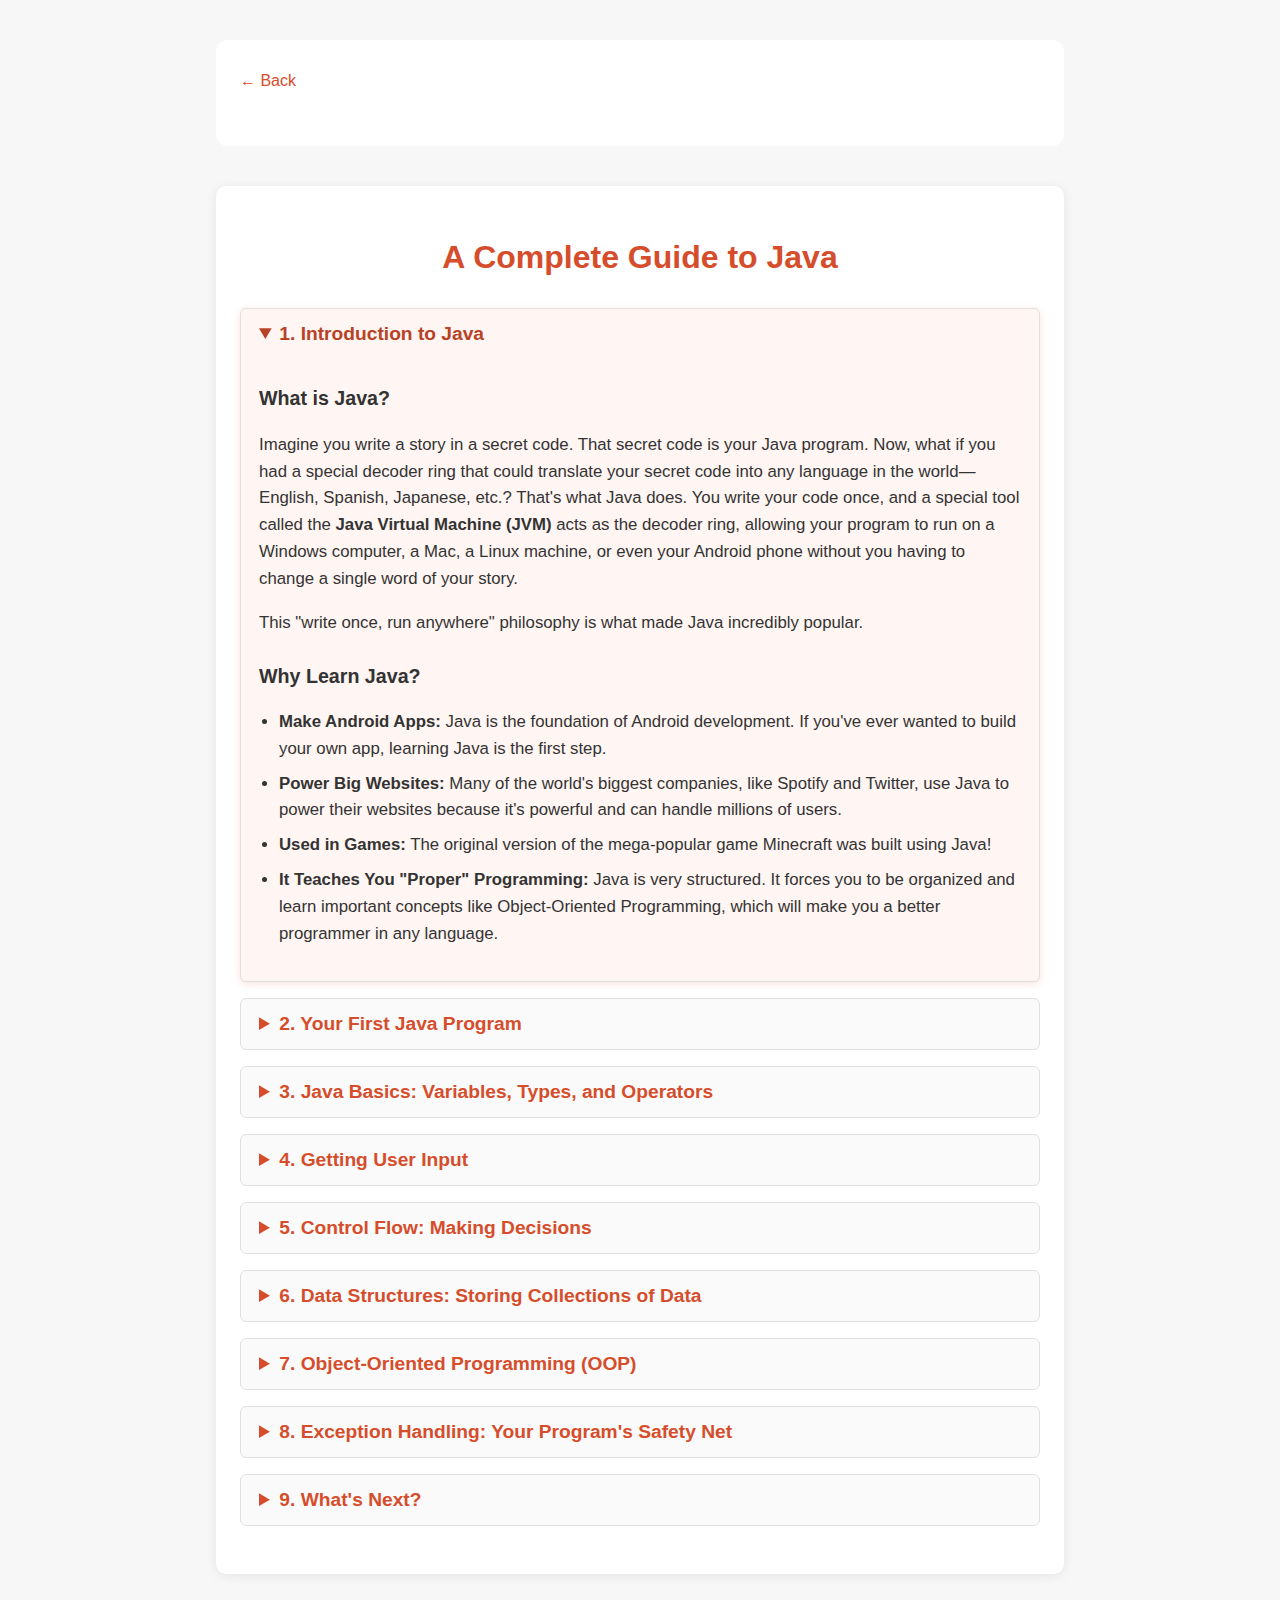
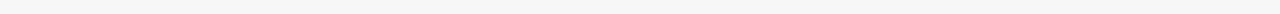
<file: JAVA_Programming.html>
<!DOCTYPE html>
<html lang="en">
<head>
  <meta charset="UTF-8">
  <title>Java Course - Accordion Style</title>
  <meta name="viewport" content="width=device-width, initial-scale=1">
  <style>
    body {
      background: #f7f7f7;
      font-family: 'Segoe UI', Arial, sans-serif;
      margin: 0;
      padding: 0;
    }
    .container {
      max-width: 800px;
      margin: 40px auto;
      background: #fff;
      border-radius: 10px;
      box-shadow: 0 2px 12px rgba(0,0,0,0.08);
      padding: 32px 24px;
    }
    h1 {
      text-align: center;
      color: #d64d2b; /* Java Orange-Red */
      margin-bottom: 32px;
    }
    h3 {
        color: #333;
        margin-top: 24px;
        margin-bottom: 12px;
    }
    details {
      margin-bottom: 16px;
      border: 1px solid #e0e0e0;
      border-radius: 6px;
      background: #fafafa;
      transition: box-shadow 0.2s;
    }
    details[open] {
      box-shadow: 0 2px 8px rgba(214, 77, 43, 0.15);
      background: #fff5f2;
    }
    summary {
      font-size: 1.2em;
      font-weight: bold;
      padding: 14px 18px;
      cursor: pointer;
      outline: none;
      color: #d64d2b;
      user-select: none;
    }
    details[open] summary {
      color: #b84225;
    }
    .module-content {
      padding: 0 18px 16px 18px;
      color: #333;
      font-size: 1.05em;
      line-height: 1.6;
    }
    ul {
        padding-left: 20px;
    }
    li {
        margin-bottom: 8px;
    }
    code {
    
      padding: 2px 6px;
      border-radius: 4px;
      font-family: 'Fira Mono', 'Consolas', monospace;
      font-size: 0.9em;
    }
    pre {
      background: #2d2d2d;
      color: #f8f8f2;
      padding: 12px;
      border-radius: 4px;
      overflow-x: auto;
      font-family: 'Fira Mono', 'Consolas', monospace;
      font-size: 0.9em;
    }
    .BackToHome {
      max-width: 800px;
      margin: 40px auto;
      background: #fff;
      border-radius: 12px;
      text-decoration: none;
      
      padding: 32px 24px 32px 24px;
    }
    .back-link {
      display: inline-block;
      margin-bottom: 24px;
      color: #d64d2b;
      text-decoration: none;
      font-size: 1em;
    }
    .back-link:hover {
      text-decoration: underline;
    }
  </style>
</head>
<body>
  <div class="BackToHome">
    <a href="index.html#languages "  class="back-link">&larr; Back</a>
  </div>

  <div class="container">
    <h1>A Complete Guide to Java</h1>

    <details open>
      <summary>1. Introduction to Java</summary>
      <div class="module-content">
        <h3>What is Java?</h3>
        <p>Imagine you write a story in a secret code. That secret code is your Java program. Now, what if you had a special decoder ring that could translate your secret code into any language in the world—English, Spanish, Japanese, etc.? That's what Java does. You write your code once, and a special tool called the <b>Java Virtual Machine (JVM)</b> acts as the decoder ring, allowing your program to run on a Windows computer, a Mac, a Linux machine, or even your Android phone without you having to change a single word of your story.</p>
        <p>This "write once, run anywhere" philosophy is what made Java incredibly popular.</p>
        
        <h3>Why Learn Java?</h3>
        <ul>
            <li><b>Make Android Apps:</b> Java is the foundation of Android development. If you've ever wanted to build your own app, learning Java is the first step.</li>
            <li><b>Power Big Websites:</b> Many of the world's biggest companies, like Spotify and Twitter, use Java to power their websites because it's powerful and can handle millions of users.</li>
            <li><b>Used in Games:</b> The original version of the mega-popular game Minecraft was built using Java!</li>
            <li><b>It Teaches You "Proper" Programming:</b> Java is very structured. It forces you to be organized and learn important concepts like Object-Oriented Programming, which will make you a better programmer in any language.</li>
        </ul>
      </div>
    </details>

    <details>
      <summary>2. Your First Java Program</summary>
      <div class="module-content">
        <h3>Setting up Your Environment</h3>
        <p>To start building with Java, you need two things: the tools and a workshop.</p>
        <ol>
            <li><b>Install the JDK (The Tools):</b> The Java Development Kit (JDK) is your toolbox. It has the compiler (which turns your code into a language the computer understands) and the JVM (which runs your code). You can download it for free.</li>
            <li><b>Choose an IDE (The Workshop):</b> An Integrated Development Environment is like a super-smart text editor for programmers. It helps you write code faster, finds your mistakes, and keeps your project files organized. For beginners, <b>IntelliJ IDEA Community Edition</b> or <b>VS Code with Java Extensions</b> are fantastic choices.</li>
        </ol>

        <h3>Writing "Hello, World!"</h3>
        <p>In Java, every piece of code you write lives inside a "class." Think of a class as a blueprint for something. For now, just know that your program needs a main blueprint to run from.</p>
        
        <pre><code>// 1. We declare our blueprint, or 'class'. It must have the same name as the file.
public class HelloWorld {
    
    // 2. This is the 'main method'. It's the front door to your program.
    //    When you run the code, the JVM looks for this exact line to start.
    public static void main(String[] args) {
        
        // 3. This is our instruction.
        //    System.out.println tells the computer: "Print the following text to the console."
        System.out.println("Hello, World!");
    }
}</code></pre>
        <p><b>Breaking it down:</b></p>
        <ul>
            <li><code>public class HelloWorld</code>: Declares a class named `HelloWorld`. The `public` keyword means it can be accessed from anywhere.</li>
            <li><code>public static void main(String[] args)</code>: This is the special method that Java looks for to start your program. Don't worry about what `static`, `void`, and `String[] args` mean yet. Just remember this is the starting line.</li>
            <li><code>System.out.println("...");</code>: This is the command you'll use all the time to print things out to the screen. It's super useful for checking what your program is doing.</li>
        </ul>
      </div>
    </details>

    <details>
      <summary>3. Java Basics: Variables, Types, and Operators</summary>
      <div class="module-content">
        <h3>Variables and Data Types</h3>
        <p>In Java, you have to be very specific about the information you want to store. Think of variables like labeled storage boxes. Before you put something in a box, you must put a label on it that says what *kind* of stuff can go inside. This is called being <b>statically-typed</b>.</p>
        <ul>
          <li><code>int</code>: For integers (whole numbers), like your age or the number of lives in a game. <code>int userAge = 15;</code></li>
          <li><code>double</code>: For numbers with decimal points, like a price or a character's height. <code>double itemPrice = 4.99;</code></li>
          <li><code>boolean</code>: Can only be <code>true</code> or <code>false</code>. Perfect for questions like "is the game over?". <code>boolean isGameOver = false;</code></li>
          <li><code>char</code>: For a single character, like a grade on a test. Must use single quotes. <code>char grade = 'A';</code></li>
          <li><code>String</code>: This isn't a primitive type (it's a class!), but it's the most common way to store text. Always use double quotes. <code>String username = "Warrior123";</code></li>
        </ul>
        <h3>Operators: The Tools for Working with Variables</h3>
        <p>Operators are the symbols that perform actions on your variables.</p>
        <ul>
            <li><b>Arithmetic:</b> <code>+</code> (add), <code>-</code> (subtract), <code>*</code> (multiply), <code>/</code> (divide), <code>%</code> (modulo - gives you the remainder of a division).</li>
            <li><b>Assignment:</b> The simple <code>=</code> assigns a value. But you can use shortcuts like <code>+=</code> and <code>-=</code>. For example, <code>score += 10;</code> is the same as <code>score = score + 10;</code>.</li>
            <li><b>Comparison:</b> These check if something is true or false. <code>==</code> (is equal to), <code>!=</code> (is not equal to), <code>></code> (greater than), <code><</code> (less than), <code>>=</code> (greater than or equal to), <code><=</code> (less than or equal to).</li>
        </ul>
      </div>
    </details>

    <details>
      <summary>4. Getting User Input</summary>
      <div class="module-content">
          <h3>Making Interactive Programs with Scanner</h3>
          <p>So far, our programs just run and print things. To make them truly useful, we need to get input from the person using the program. In Java, the easiest way to do this is with the <code>Scanner</code> class.</p>
          <p>Think of <code>Scanner</code> as a little robot that listens to what the user types in the console.</p>
          <pre><code>// 1. First, you must import the Scanner tool from Java's library.
import java.util.Scanner;

public class UserGreeter {
    public static void main(String[] args) {
        // 2. Create your scanner 'robot' and tell it to listen to the keyboard.
        Scanner inputReader = new Scanner(System.in);
        
        // 3. Ask the user a question.
        System.out.println("What is your name?");
        
        // 4. Tell the scanner to wait for the user to type something and press Enter.
        //    The text they type will be stored in the 'userName' variable.
        String userName = inputReader.nextLine();
        
        // 5. Use the input to give a personalized response!
        System.out.println("Hello, " + userName + "! Nice to meet you.");
        
        // You can also get numbers
        System.out.println("How old are you?");
        int age = inputReader.nextInt();
        System.out.println("You will be " + (age + 1) + " on your next birthday!");
        
        // 6. It's good practice to close the scanner when you're done.
        inputReader.close();
    }
}</code></pre>
      </div>
    </details>

    <details>
      <summary>5. Control Flow: Making Decisions</summary>
      <div class="module-content">
          <h3>If/Else Statements</h3>
          <p>This is how your program makes decisions. It's like a fork in the road.</p>
          <pre><code>int score = 85;

if (score >= 90) {
    System.out.println("You got an A! Awesome work!");
} else if (score >= 80) {
    System.out.println("You got a B. Good job!");
} else {
    System.out.println("You can do better next time!");
}</code></pre>
        <h3>The Switch Statement</h3>
        <p>An `if/else` chain is great, but if you're checking one variable against many possible values, a `switch` statement can be cleaner.</p>
        <pre><code>int dayOfWeek = 3;
String dayName;

switch (dayOfWeek) {
    case 1:  dayName = "Monday";    break;
    case 2:  dayName = "Tuesday";   break;
    case 3:  dayName = "Wednesday"; break;
    case 4:  dayName = "Thursday";  break;
    case 5:  dayName = "Friday";    break;
    default: dayName = "Weekend!";  break; // 'default' runs if no other case matches
}
System.out.println("Today is " + dayName); // Prints "Today is Wednesday"</code></pre>

          <h3>Loops (for/while/do-while)</h3>
          <p>Loops are for when you need to do something over and over again.</p>
          <p><b>For Loop:</b> Use this when you know exactly how many times you need to repeat something, like launching 5 rockets.</p>
          <pre><code>for (int i = 1; i <= 5; i++) {
    System.out.println("Launching rocket #" + i);
}</code></pre>
          <p><b>While Loop:</b> Checks the condition *before* it runs. If the condition is false from the start, the loop never runs.</p>
          <pre><code>int playerHealth = 30;
while (playerHealth > 0) {
    System.out.println("Player health: " + playerHealth);
    playerHealth -= 10; // player takes 10 damage
}
System.out.println("Game Over!");</code></pre>
        <p><b>Do-While Loop:</b> This is a special type of loop that runs the code *first*, and then checks the condition. This guarantees the loop will run at least one time.</p>
        <p>This is perfect for things like a menu, where you want to show the options at least once before asking the user if they want to quit.</p>
        <pre><code>import java.util.Scanner;
Scanner scanner = new Scanner(System.in);
String choice;

do {
    System.out.println("--- MENU ---");
    System.out.println("1. Start Game");
    System.out.println("2. View High Scores");
    System.out.println("Q. Quit");
    System.out.print("Enter your choice: ");
    choice = scanner.nextLine();
    // Here you would add if-statements to handle the choice
} while (!choice.equalsIgnoreCase("Q")); // Keep looping as long as choice is not 'Q' (case-insensitive)

System.out.println("Thanks for playing!");</code></pre>
      </div>
    </details>

    <details>
        <summary>6. Data Structures: Storing Collections of Data</summary>
        <div class="module-content">
            <h3>Arrays</h3>
            <p>An array is like a bookshelf with a fixed number of slots. You decide how many slots it has when you build it, and that number can't change. You can only put items of the same type in it.</p>
            <pre><code>String[] highScores = new String[4];
highScores[0] = "Alice";
highScores[1] = "Bob";
// You can also loop through arrays easily
for (String name : highScores) {
    System.out.println(name);
}</code></pre>
            
            <h3>ArrayList</h3>
            <p>An `ArrayList` is like a magical, expandable bag. You can add as many items as you want, and it will grow automatically. It's much more flexible than a basic array.</p>
            <pre><code>import java.util.ArrayList;
ArrayList&lt;String&gt; shoppingList = new ArrayList&lt;&gt;();
shoppingList.add("Milk");
shoppingList.add("Bread");
shoppingList.add("Cheese");</code></pre>

            <h3>HashMap</h3>
            <p>A `HashMap` is like a dictionary. Instead of looking up items by an index number (0, 1, 2...), you look them up using a unique "key" that you define. It's great for storing pairs of information.</p>
            <pre><code>import java.util.HashMap;
HashMap&lt;String, Integer&gt; playerScores = new HashMap&lt;&gt;();
playerScores.put("KnightRider", 1500);
playerScores.put("LavaGirl", 2100);
int score = playerScores.get("LavaGirl");
System.out.println("LavaGirl's score is: " + score); // Prints 2100</code></pre>
            
            <h3>Queue</h3>
            <p>A `Queue` works just like a real-life line. The first person to get in line is the first person to be served. This is called <b>First-In, First-Out (FIFO)</b>.</p>
            <p>Think about a printer's job queue. The first document you send to print is the first one that comes out of the printer.</p>
            
            <pre><code>import java.util.Queue;
import java.util.LinkedList; // LinkedList is a common way to use a Queue

Queue&lt;String&gt; customerLine = new LinkedList&lt;&gt;();

// People get in line
customerLine.add("Alice");
customerLine.add("Bob");
customerLine.add("Charlie");

// The first person in line is served
String nowServing = customerLine.remove();
System.out.println("Now serving: " + nowServing); // Prints "Now serving: Alice"

// See who is next without serving them
String nextUp = customerLine.peek();
System.out.println("Next in line is: " + nextUp); // Prints "Next in line is: Bob"</code></pre>

            <h3>Stack</h3>
            <p>A `Stack` is the opposite of a queue. It's like a stack of plates. You put a new plate on top, and when you need a plate, you take the one from the top. The last plate you put on is the first one you take off. This is called <b>Last-In, First-Out (LIFO)</b>.</p>
            <p>Think about the "Undo" feature in a text editor. When you hit Undo, it reverses the very last thing you did, not the first.</p>
            
            <pre><code>import java.util.Stack;

Stack&lt;String&gt; browserHistory = new Stack&lt;&gt;();

// You visit some websites
browserHistory.push("google.com");
browserHistory.push("youtube.com");
browserHistory.push("your-school-website.edu");

// You hit the "Back" button
String lastPage = browserHistory.pop();
System.out.println("Going back to: " + lastPage); // Prints "Going back to: youtube.com"

// Check what the top page is now without going back
String currentPage = browserHistory.peek();
System.out.println("Current page is: " + currentPage); // Prints "Current page is: youtube.com"</code></pre>
        </div>
    </details>

    <details>
        <summary>7. Object-Oriented Programming (OOP)</summary>
        <div class="module-content">
            <p>This is the most important concept in Java. The idea is to model our programs after real-world things. We'll use the example of creating a car.</p>
            
            <h3>Part 1: Classes and Objects</h3>
            <p>A <b>Class</b> is the blueprint (the design for a car). An <b>Object</b> is the actual car you build from that blueprint.</p>
            <pre><code>// The Blueprint: Car.java
public class Car {
    String color;
    int year;
    
    public Car(String color, int year) {
        this.color = color;
        this.year = year;
    }
    
    public void startEngine() {
        System.out.println("Vroom!");
    }
}

// Main Program
Car myCar = new Car("Red", 2023);
Car friendsCar = new Car("Blue", 2021);
myCar.startEngine(); // Vroom!</code></pre>

            <h3>Part 2: Encapsulation (Protecting Your Data)</h3>
            <p>Encapsulation means keeping the internal workings of your object private and only exposing safe ways to interact with it. Think about a real car: you use the key and pedals, you don't mess with the engine wires directly. We do this with `private` variables and `public` methods (getters and setters).</p>
            
            <pre><code>public class BankAccount {
    private double balance; // private: can only be accessed inside this class

    public BankAccount(double initialBalance) {
        if (initialBalance > 0) {
            this.balance = initialBalance;
        }
    }

    // A 'getter' to safely read the balance
    public double getBalance() {
        return this.balance;
    }

    // A 'setter' to safely change the balance
    public void deposit(double amount) {
        if (amount > 0) {
            this.balance += amount;
        }
    }
}</code></pre>

            <h3>Part 3: Inheritance (Reusing Blueprints)</h3>
            <p>Inheritance lets you create a new class based on an existing one. An `ElectricCar` is a type of `Car`. It has everything a normal car has, plus some extra features. This avoids rewriting code.</p>
            <pre><code>// ElectricCar inherits from Car
public class ElectricCar extends Car {
    int batteryCharge;
    
    public ElectricCar(String color, int year, int batteryCharge) {
        super(color, year); // 'super' calls the constructor of the parent class (Car)
        this.batteryCharge = batteryCharge;
    }

    public void charge() {
        System.out.println("Charging...");
    }
}

ElectricCar myTesla = new ElectricCar("White", 2025, 80);
myTesla.startEngine(); // This method was inherited from Car!</code></pre>

            <h3>Part 4: Polymorphism (One Action, Different Behaviors)</h3>
            <p>This fancy word means "many forms." It lets different objects respond to the same command in different ways. For example, if you tell a `Dog` to `makeSound()`, it will bark. If you tell a `Cat` to `makeSound()`, it will meow.</p>
            <pre><code>// In the Car class
public void startEngine() {
    System.out.println("Vroom! The gas engine starts.");
}

// In the ElectricCar class, we OVERRIDE the method
@Override
public void startEngine() {
    System.out.println("..."); // Electric cars are silent
}</code></pre>
        </div>
    </details>
    
    <details>
        <summary>8. Exception Handling: Your Program's Safety Net</summary>
        <div class="module-content">
            <p>Sometimes, things go wrong in your code that you can't predict. If a user types "abc" when you asked for a number, your program will crash! An <b>exception</b> is an error that disrupts the normal flow of the program.</p>
            <p>To prevent crashing, you use a `try-catch` block. It's like telling your program: "Hey, <b>try</b> to run this code. If it fails, don't panic. Just <b>catch</b> the error and run this other code instead."</p>
            <pre><code>try {
    // TRY to do this...
    int[] numbers = {10, 20, 30};
    System.out.println(numbers[5]); // This will fail
} catch (ArrayIndexOutOfBoundsException e) {
    // If that specific error happens, CATCH it and do this instead.
    System.out.println("Whoops! You tried to access an array slot that doesn't exist.");
}

System.out.println("Program continues without crashing!");</code></pre>
        </div>
    </details>

    <details>
      <summary>9. What's Next?</summary>
      <div class="module-content">
        <h3>You've Learned the Basics!</h3>
        <p>Congratulations! You now have a strong foundation in the Java programming language. You understand variables, loops, data structures, and the core principles of Object-Oriented Programming.</p>
        <p>This is just the beginning. From here, you can explore many exciting paths:</p>
        <ul>
            <li><b>Build Android Apps:</b> Start learning with Android Studio and see your code come to life on a phone.</li>
            <li><b>Create Desktop Apps:</b> Look into libraries like JavaFX or Swing to build applications with graphical user interfaces.</li>
            <li><b>Explore Game Development:</b> Check out libraries like libGDX to start building your own games.</li>
            <li><b>Dive into Web Development:</b> Learn about the Spring Framework, a powerful tool for building large-scale web applications.</li>
        </ul>
        <p>The key is to keep practicing. Think of a small project you want to build—like a simple calculator, a to-do list app, or a text-based adventure game—and try to build it. Happy coding!</p>
      </div>
    </details>

  </div>
</body>
</html>
</file>
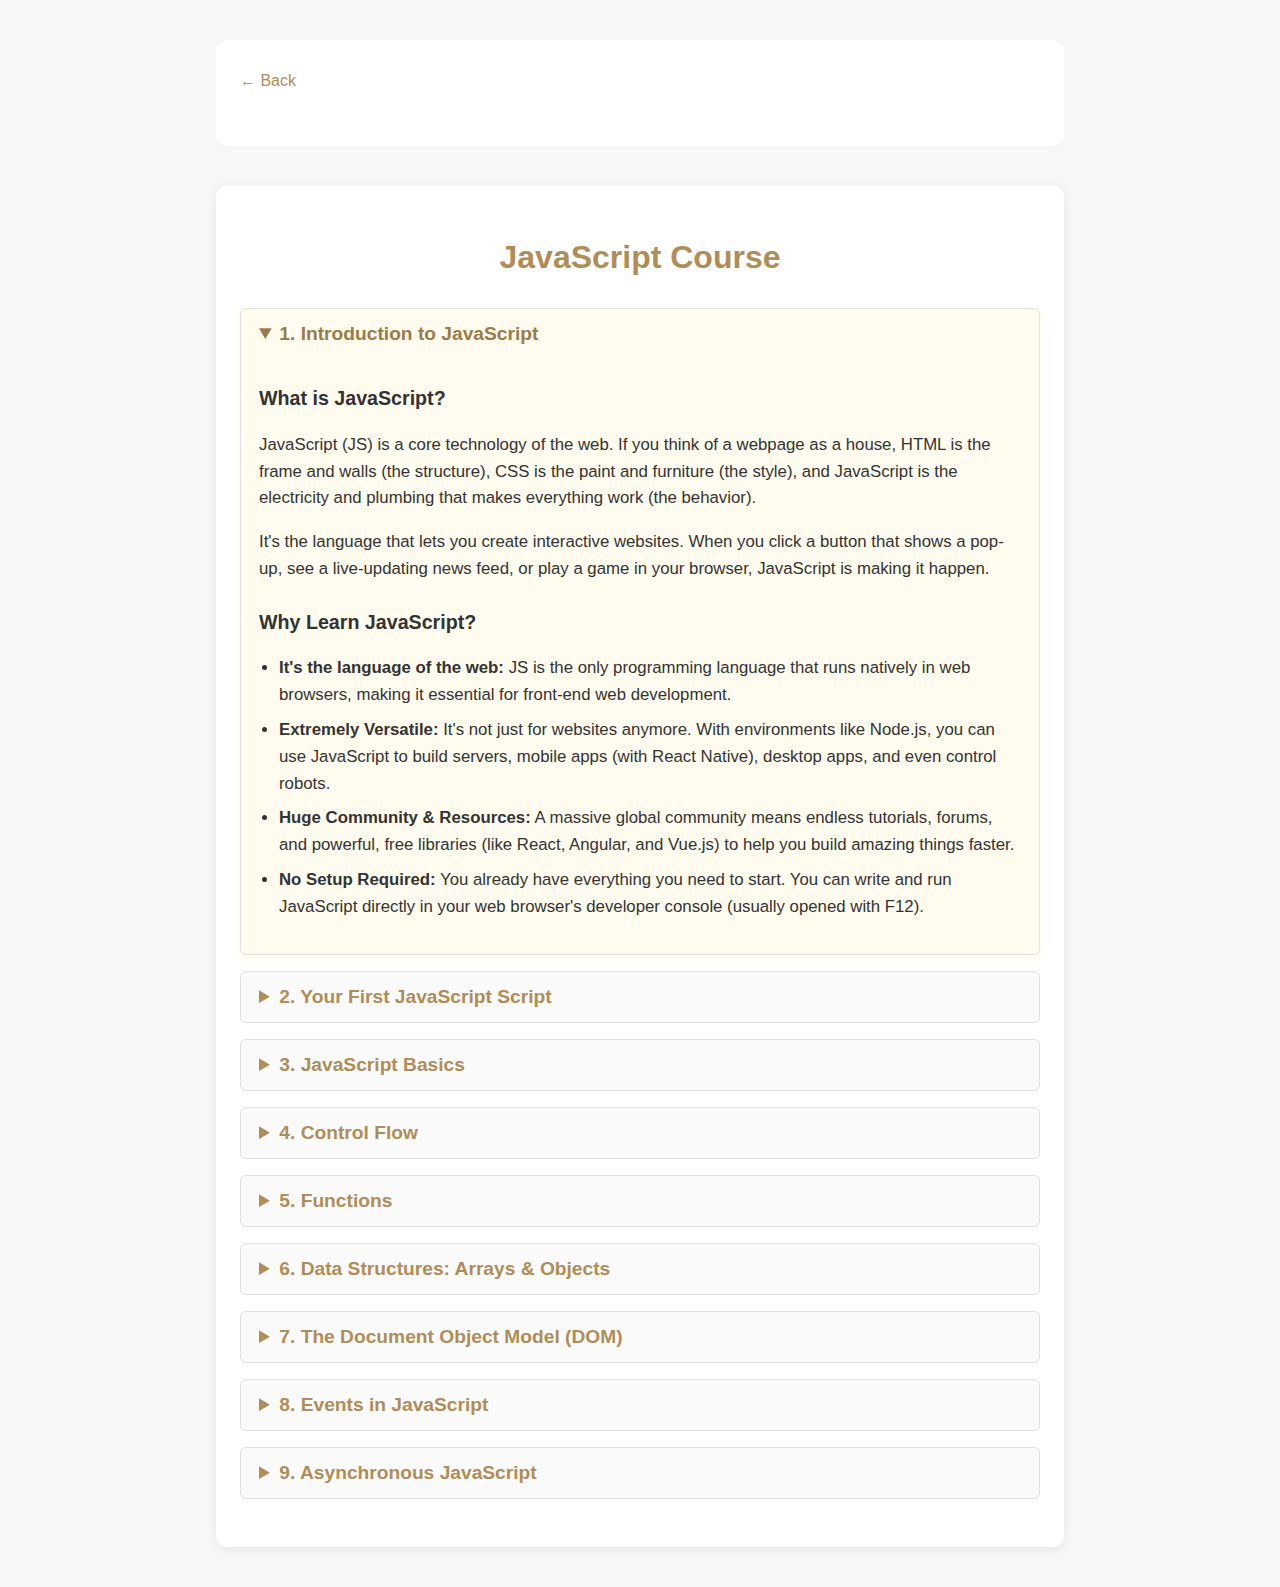
<file: JS_Programming.html>
<!DOCTYPE html>
<html lang="en">
<head>
  <meta charset="UTF-8">
  <title>JavaScript Course - Accordion Style</title>
  <meta name="viewport" content="width=device-width, initial-scale=1">
  <style>
    body {
      background: #f7f7f7;
      font-family: 'Segoe UI', Arial, sans-serif;
      margin: 0;
      padding: 0;
    }
    .container {
      max-width: 800px;
      margin: 40px auto;
      background: #fff;
      border-radius: 10px;
      box-shadow: 0 2px 12px rgba(0,0,0,0.08);
      padding: 32px 24px;
    }
    h1 {
      text-align: center;
      color: #b08d57; /* JS Yellow */
      margin-bottom: 32px;
    }
    h3 {
        color: #333;
        margin-top: 24px;
        margin-bottom: 12px;
    }
    details {
      margin-bottom: 16px;
      border: 1px solid #e0e0e0;
      border-radius: 6px;
      background: #fafafa;
      transition: box-shadow 0.2s;
    }
    details[open] {
      box-shadow: 0 2px 8px rgba(240, 219, 79, 0.15);
      background: #fffbef;
    }
    summary {
      font-size: 1.2em;
      font-weight: bold;
      padding: 14px 18px;
      cursor: pointer;
      outline: none;
      color: #b08d57;
      user-select: none;
    }
    details[open] summary {
      color: #9c7b4a;
    }
    .module-content {
      padding: 0 18px 16px 18px;
      color: #333;
      font-size: 1.05em;
      line-height: 1.6;
    }
    ul {
        padding-left: 20px;
    }
    li {
        margin-bottom: 8px;
    }
    code {
      
      padding: 2px 6px;
      border-radius: 4px;
      font-family: 'Fira Mono', 'Consolas', monospace;
      font-size: 0.9em;
    }
    pre {
      background: #2d2d2d;
      color: #f8f8f2;
      padding: 12px;
      border-radius: 4px;
      overflow-x: auto;
      font-family: 'Fira Mono', 'Consolas', monospace;
      font-size: 0.9em;
    }
    .BackToHome {
      max-width: 800px;
      margin: 40px auto;
      background: #fff;
      border-radius: 12px;
      text-decoration: none;
      
      padding: 32px 24px 32px 24px;
    }
    .back-link {
      display: inline-block;
      margin-bottom: 24px;
      color: #b08d57;
      text-decoration: none;
      font-size: 1em;
    }
    .back-link:hover {
      text-decoration: underline;
    }
  </style>
</head>
<body>
  <div class="BackToHome">
    <a href="index.html#languages "  class="back-link">&larr; Back</a>
  </div>

  <div class="container">
    <h1>JavaScript Course</h1>

    <details open>
      <summary>1. Introduction to JavaScript</summary>
      <div class="module-content">
        <h3>What is JavaScript?</h3>
        <p>JavaScript (JS) is a core technology of the web. If you think of a webpage as a house, HTML is the frame and walls (the structure), CSS is the paint and furniture (the style), and JavaScript is the electricity and plumbing that makes everything work (the behavior).</p>
        <p>It's the language that lets you create interactive websites. When you click a button that shows a pop-up, see a live-updating news feed, or play a game in your browser, JavaScript is making it happen.</p>
        
        <h3>Why Learn JavaScript?</h3>
        <ul>
            <li><b>It's the language of the web:</b> JS is the only programming language that runs natively in web browsers, making it essential for front-end web development.</li>
            <li><b>Extremely Versatile:</b> It's not just for websites anymore. With environments like Node.js, you can use JavaScript to build servers, mobile apps (with React Native), desktop apps, and even control robots.</li>
            <li><b>Huge Community & Resources:</b> A massive global community means endless tutorials, forums, and powerful, free libraries (like React, Angular, and Vue.js) to help you build amazing things faster.</li>
            <li><b>No Setup Required:</b> You already have everything you need to start. You can write and run JavaScript directly in your web browser's developer console (usually opened with F12).</li>
        </ul>
      </div>
    </details>

    <details>
      <summary>2. Your First JavaScript Script</summary>
      <div class="module-content">
        <h3>How to Add JavaScript to a Web Page</h3>
        <p>There are two main ways to include JavaScript on your page:</p>
        <ol>
            <li><b>Internal JavaScript:</b> You write your code directly inside <code>&lt;script&gt;</code> tags within your HTML file. This is good for small, page-specific scripts. It's best to place this tag just before the closing <code>&lt;/body&gt;</code> tag to ensure all HTML elements have loaded before the script runs.</li>
            <li><b>External JavaScript:</b> You put your code in a separate file with a <code>.js</code> extension (e.g., <code>main.js</code>) and link it in your HTML. This is the best practice for larger projects as it keeps your code organized and reusable.</li>
        </ol>

        <h3>Writing "Hello, World!"</h3>
        <p>Let's use the internal method first. We will use two commands:</p>
        <ul>
            <li><code>alert()</code>: Creates a simple pop-up box. It's useful for quick tests but can be annoying for users as it stops everything else on the page.</li>
            <li><code>console.log()</code>: Prints information to the browser's developer console. This is the primary tool for developers to debug code and see what's happening behind the scenes.</li>
        </ul>
        <pre><code>&lt;!DOCTYPE html&gt;
&lt;html&gt;
&lt;body&gt;
    &lt;h1&gt;Welcome to my Page!&lt;/h1&gt;

    &lt;script&gt;
        // The console is a developer's best friend.
        console.log("Hello from the console!");

        // An alert will interrupt the user.
        alert("Hello, World!");
    &lt;/script&gt;
&lt;/body&gt;
&lt;/html&gt;</code></pre>
        <p>Save this code as <code>index.html</code> and open it in your browser. You'll see the alert first. After you close it, press F12 (or Ctrl+Shift+I) to open the developer tools and look at the "Console" tab to see the other message.</p>
      </div>
    </details>

    <details>
      <summary>3. JavaScript Basics</summary>
      <div class="module-content">
        <h3>Variables (var, let, const)</h3>
        <p>Think of a variable as a labeled box where you can store information. In modern JavaScript, we use <code>let</code> and <code>const</code> to create these boxes.</p>
        <ul>
          <li><code>let</code>: Use this when you expect the value in the box to change later.</li>
          <li><code>const</code> (constant): Use this when you know the value will never change. This prevents accidental changes and makes your code safer.</li>
        </ul>
        <pre><code>let score = 0;
score = 10; // We can change the value of 'let'

const playerName = "Alice";
// playerName = "Bob"; // This would cause an error!</code></pre>

        <h3>Data Types</h3>
        <p>Every variable in JavaScript has a type. Here are the main ones:</p>
        <ul>
            <li><b>String:</b> Any text. Must be wrapped in single (<code>''</code>) or double (<code>""</code>) quotes.</li>
            <li><b>Number:</b> For any kind of number, including integers (<code>100</code>) and decimals (<code>3.14</code>).</li>
            <li><b>Boolean:</b> Can only be <code>true</code> or <code>false</code>. Used for making decisions.</li>
            <li><b>Undefined:</b> The default value of a variable that has been created but not yet given a value. It's JavaScript's way of saying "I don't know what this is."</li>
            <li><b>Null:</b> A value you, the programmer, can assign to a variable to mean "no value" or "empty."</li>
        </ul>

        <h3>Operators</h3>
        <p>Operators are the symbols we use to perform actions, like math and comparisons.</p>
        <ul>
            <li><b>Arithmetic:</b> <code>+</code> (add), <code>-</code> (subtract), <code>*</code> (multiply), <code>/</code> (divide), <code>%</code> (modulo/remainder).</li>
            <li><b>Comparison:</b> <code>></code> (greater than), <code>&lt;</code> (less than), <code>===</code> (strictly equal to), <code>!==</code> (strictly not equal to).</li>
            <li><b>Logical:</b> <code>&&</code> (AND - both sides must be true), <code>||</code> (OR - at least one side must be true), <code>!</code> (NOT - inverts true to false and vice-versa).</li>
        </ul>
        <p><b>Important:</b> Always use the triple equals <code>===</code> for comparison. The double equals <code>==</code> can give weird results because it tries to convert types before comparing (e.g., <code>'5' == 5</code> is true).</p>
      </div>
    </details>

    <details>
      <summary>4. Control Flow</summary>
      <div class="module-content">
          <h3>Conditional Statements (if/else)</h3>
          <p>This is how we make decisions in code. The structure is: "IF this condition is true, run this code. OTHERWISE, run this other code."</p>
          <pre><code>let temperature = 25;

if (temperature > 30) {
    console.log("It's a hot day!");
} else if (temperature > 20) {
    console.log("The weather is nice and warm.");
} else {
    console.log("It's a bit cold.");
}</code></pre>

          <h3>Loops (for/while)</h3>
          <p>Loops let us repeat an action multiple times without rewriting the code.</p>
          <p><b>For Loop:</b> Best when you know exactly how many times you want to loop.</p>
          <pre><code>// This loop runs 5 times, with 'i' going from 0 to 4.
for (let i = 0; i < 5; i++) {
    console.log("This is loop number " + (i + 1));
}</code></pre>
          <p><b>While Loop:</b> Best when you want to loop as long as a certain condition is true.</p>
          <pre><code>let fuel = 10;
while (fuel > 0) {
    console.log("Vroom! Fuel left: " + fuel);
    fuel = fuel - 1; // or fuel--;
}
console.log("Out of fuel!");</code></pre>
      </div>
    </details>

    <details>
      <summary>5. Functions</summary>
      <div class="module-content">
          <p>Functions are reusable blocks of code that perform a specific task. They are like recipes: you define them once, and you can use (or "call") them as many times as you want. This keeps your code organized and prevents repetition (DRY - Don't Repeat Yourself).</p>
          <h3>Defining a Function</h3>
          <p>A function can take inputs, called <b>parameters</b> (<code>name</code> in the example below). When you call the function, the values you pass in are called <b>arguments</b> (<code>"Alice"</code>).</p>
          <pre><code>// 'name' is a parameter - a placeholder for the input
function createGreeting(name) {
    const greeting = "Hello, " + name + "! Welcome.";
    return greeting; // 'return' sends the result back out
}</code></pre>
          <h3>Calling a Function</h3>
          <pre><code>// "Alice" is an argument - the actual value we use
let aliceGreeting = createGreeting("Alice");
console.log(aliceGreeting); // "Hello, Alice! Welcome."

let bobGreeting = createGreeting("Bob");
console.log(bobGreeting); // "Hello, Bob! Welcome."</code></pre>
      </div>
    </details>
    
    <details>
        <summary>6. Data Structures: Arrays & Objects</summary>
        <div class="module-content">
            <h3>Arrays</h3>
            <p>An array is an ordered list of values. You can store any data type in an array. The position of an item is called its <b>index</b>, and it always starts at 0.</p>
            <pre><code>// index:       0          1         2
let tasks = ["Buy milk", "Study JS", "Walk the dog"];

console.log(tasks[1]); // Accesses the second item: "Study JS"
tasks.push("Go to the gym"); // Adds an item to the end
console.log(tasks.length); // Shows the number of items: 4</code></pre>
            
            <h3>Objects</h3>
            <p>An object is a collection of related data stored as <b>key-value pairs</b>. It's perfect for describing a single thing, like a user or a product.</p>
            <pre><code>const user = {
    username: "dev_alice",
    email: "alice@example.com",
    level: 5,
    isLoggedIn: true
};

// Accessing properties with dot notation
console.log(user.username); // "dev_alice"

// Modifying a property
user.level = 6;
console.log(user.level); // 6</code></pre>
        </div>
    </details>

    <details>
        <summary>7. The Document Object Model (DOM)</summary>
        <div class="module-content">
            <p>When a web page is loaded, the browser creates a <b>D</b>ocument <b>O</b>bject <b>M</b>odel of the page. This "DOM" is a tree-like structure of your HTML. JavaScript can interact with this tree to change anything on the page without needing to reload it.</p> 
            <h3>Selecting Elements</h3>
            <p>First, you need to grab the HTML element you want to work with.</p>
            <pre><code>&lt;!-- HTML --&gt;
&lt;h1 id="title"&gt;Old Title&lt;/h1&gt;
&lt;p class="content"&gt;Some text here.&lt;/p&gt;

&lt;!-- JavaScript --&gt;
// Get an element by its unique ID
const titleElement = document.getElementById('title');

// Get the FIRST element that matches a CSS selector
const paragraph = document.querySelector('.content');</code></pre>

            <h3>Modifying Elements</h3>
            <p>Once you have an element, you can change its text, style, attributes, and more.</p>
            <pre><code>// Change the text inside the H1
titleElement.textContent = "New Dynamic Title!";

// Change the CSS style of the paragraph
paragraph.style.color = "blue";
paragraph.style.fontWeight = "bold";</code></pre>
        </div>
    </details>
    
    <details>
        <summary>8. Events in JavaScript</summary>
        <div class="module-content">
            <p>JavaScript is an "event-driven" language. Instead of running from top to bottom and stopping, it waits for the user to do something (an "event") and then reacts.</p>
            <h3>Event Listeners</h3>
            <p>You attach an "event listener" to an element. This is a function that waits for a specific event (like a "click") to happen on that element and then runs.</p>
            <pre><code>&lt;!-- HTML --&gt;
&lt;button id="actionButton"&gt;Click Me&lt;/button&gt;
&lt;p id="statusText"&gt;Waiting for action...&lt;/p&gt;

&lt;!-- JavaScript --&gt;
const button = document.getElementById("actionButton");
const statusText = document.getElementById("statusText");

// Listen for a 'click' event on the button
button.addEventListener("click", function() {
    statusText.textContent = "Button was clicked! Action complete.";
    statusText.style.color = "green";
});</code></pre>
            <p>Common events include: <code>click</code>, <code>mouseover</code> (mouse enters element), <code>keydown</code> (a keyboard key is pressed), and <code>submit</code> (a form is submitted).</p>
        </div>
    </details>
    
    <details>
        <summary>9. Asynchronous JavaScript</summary>
        <div class="module-content">
            <h3>What is Asynchronous Code?</h3>
            <p>Normally, JavaScript runs one line at a time (synchronously). If one line takes a long time (like downloading an image), the entire page freezes. Asynchronous code allows these long-running tasks to happen in the background without freezing the page.</p>
            <p>The most common use is fetching data from a server using an API.</p>
            <h3>Promises and async/await</h3>
            <p>A <b>Promise</b> is a special object that represents a task that will be completed in the future. Modern JavaScript uses <code>async/await</code> syntax to work with Promises in a clean, readable way.</p>
            <pre><code>// 'async' before a function means it can use 'await'
async function getPokemonData() {
    const pokemonName = "ditto";
    const apiUrl = `https://pokeapi.co/api/v2/pokemon/${pokemonName}`;

    try {
        console.log("Fetching data...");
        // 'await' pauses the function until the Promise is complete
        const response = await fetch(apiUrl);
        const data = await response.json();

        console.log("Data received!");
        console.log(data.name);
        console.log("Number of abilities:", data.abilities.length);
    } catch (error) {
        // The 'catch' block runs if the Promise fails
        console.error("Failed to fetch data:", error);
    }
}

// Call the async function
getPokemonData();</code></pre>
        </div>
    </details>

  </div>
</body>
</html>
</file>
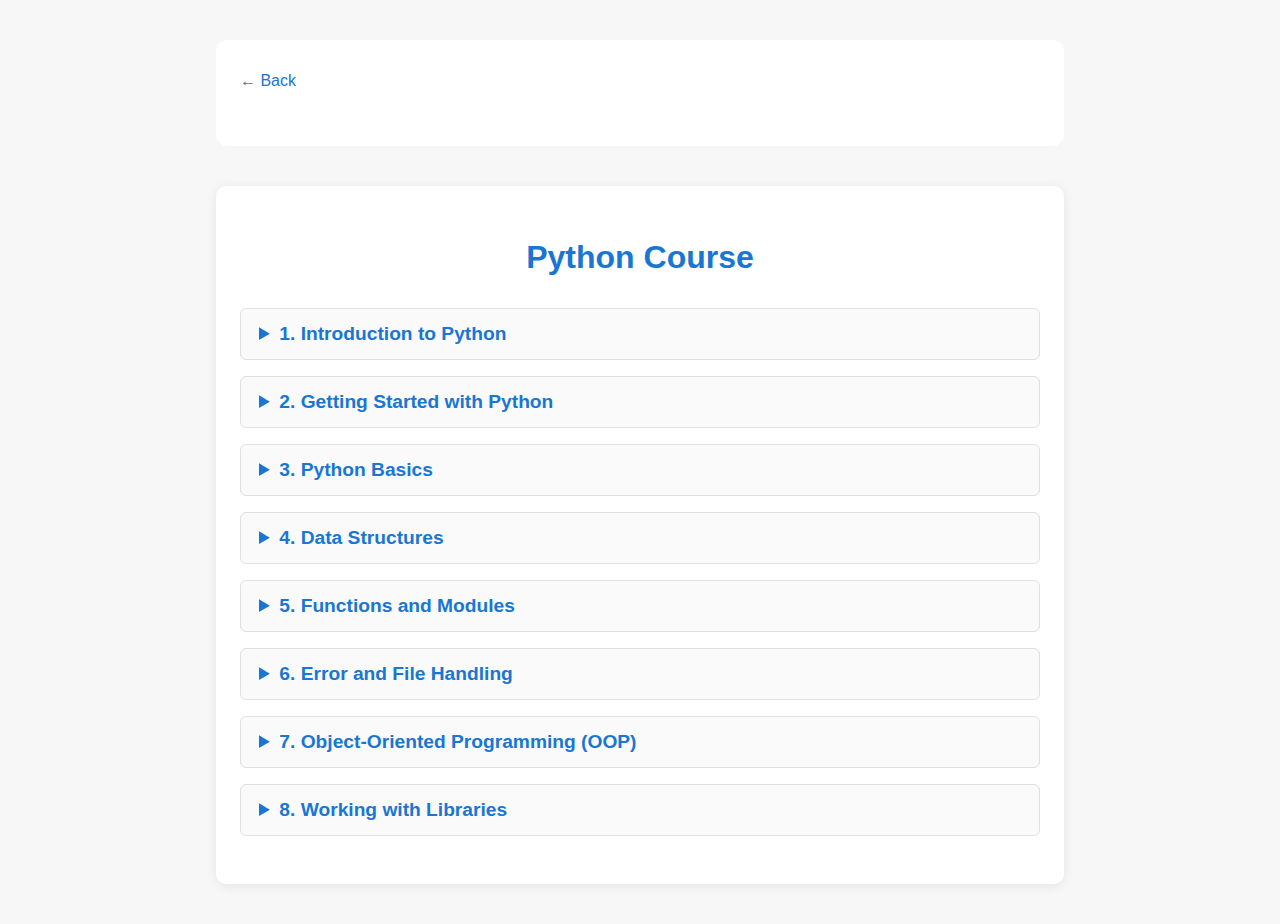
<file: PYTHON_Programming.html>
<!DOCTYPE html>
<html lang="en">
<head>
  <meta charset="UTF-8">
  <title>Python Course - Accordion Style</title>
  <meta name="viewport" content="width=device-width, initial-scale=1">
  <style>
    body {
      background: #f7f7f7;
      font-family: 'Segoe UI', Arial, sans-serif;
      margin: 0;
      padding: 0;
    }
    .container {
      max-width: 800px;
      margin: 40px auto;
      background: #fff;
      border-radius: 10px;
      box-shadow: 0 2px 12px rgba(0,0,0,0.08);
      padding: 32px 24px;
    }
    h1 {
      text-align: center;
      color: #1976d2;
      margin-bottom: 32px;
    }
    h3 {
        color: #333;
        margin-top: 24px;
        margin-bottom: 12px;
    }
    details {
      margin-bottom: 16px;
      border: 1px solid #e0e0e0;
      border-radius: 6px;
      background: #fafafa;
      transition: box-shadow 0.2s;
    }
    details[open] {
      box-shadow: 0 2px 8px rgba(25, 118, 210, 0.07);
      background: #f0f7ff;
    }
    summary {
      font-size: 1.2em;
      font-weight: bold;
      padding: 14px 18px;
      cursor: pointer;
      outline: none;
      color: #1976d2;
      user-select: none;
    }
    details[open] summary {
      color: #1565c0;
    }
    .module-content {
      padding: 0 18px 16px 18px;
      color: #333;
      font-size: 1.05em;
      line-height: 1.6;
    }
    ul {
        padding-left: 20px;
    }
    li {
        margin-bottom: 8px;
    }
    code {
      /* background: #e3f2fd; */
      padding: 2px 6px;
      border-radius: 4px;
      font-family: 'Fira Mono', 'Consolas', monospace;
      font-size: 0.9em;
    }
    pre {
      background: #2d2d2d;
      color: #f8f8f2;
      padding: 12px;
      border-radius: 4px;
      overflow-x: auto;
      font-family: 'Fira Mono', 'Consolas', monospace;
      font-size: 0.9em;
    }
    .BackToHome {
      max-width: 800px;
      margin: 40px auto;
      background: #fff;
      border-radius: 12px;
      text-decoration: none;
      
      padding: 32px 24px 32px 24px;
    }
    .back-link {
      display: inline-block;
      margin-bottom: 24px;
      color: #1976d2;
      text-decoration: none;
      font-size: 1em;
    }
    .back-link:hover {
      text-decoration: underline;
    }
  </style>
</head>
<body>
  <div class="BackToHome">
    <a href="index.html#languages "  class="back-link">&larr; Back</a>
  </div>

  <div class="container">
    <h1>Python Course</h1>

    <details>
      <summary>1. Introduction to Python</summary>
      <div class="module-content">
        <h3>Welcome!</h3>
        <p>Welcome to the world of Python! You're about to learn one of the most popular, versatile, and beginner-friendly programming languages in the world.</p>
        
        <h3>What is Python?</h3>
        <p>Python is a high-level, interpreted programming language known for its clear syntax and readability. It was created by Guido van Rossum and first released in 1991. The name "Python" was inspired by the British comedy group Monty Python, not the snake!</p>
        <p>The philosophy behind Python emphasizes code readability, which is why its syntax is clean and looks a lot like plain English. This makes it an excellent language for beginners to start with.</p>

        <h3>Key Features of Python</h3>
        <ul>
            <li><b>Easy to Learn and Read:</b> Python's simple syntax reduces the cost of program maintenance and development. You can write programs with fewer lines of code compared to other languages like Java or C++.</li>
            <li><b>Interpreted:</b> Python code is executed line by line. This makes debugging easier, as you can quickly identify the exact point where an error occurred.</li>
            <li><b>Cross-Platform:</b> Python is a cross-platform language, which means a Python program written on a Windows machine will run on a Mac or a Linux machine without any changes.</li>
            <li><b>Free and Open-Source:</b> You can freely use and distribute Python, even for commercial use. The source code is also available to the public.</li>
            <li><b>Large Standard Library:</b> Python comes with a "batteries included" philosophy, offering a vast library of pre-written code (modules) for various tasks.</li>
            <li><b>Vibrant Community:</b> Python has a massive and active community. This means you can easily find documentation, tutorials, and support when you run into problems.</li>
        </ul>

        <h3>What is Python Used For?</h3>
        <ul>
            <li><b>Web Development:</b> Frameworks like Django and Flask allow you to build powerful and scalable websites and web applications.</li>
            <li><b>Data Science & Machine Learning:</b> Libraries like NumPy, Pandas, and Scikit-learn have made Python the top choice for data analysis, visualization, and artificial intelligence.</li>
            <li><b>Automation and Scripting:</b> Python is excellent for automating repetitive tasks, like renaming files, scraping data from websites, or managing system processes.</li>
            <li><b>Software Testing and Prototyping:</b> Its simplicity allows for rapid development, making it ideal for creating prototypes and testing software.</li>
            <li><b>Game Development:</b> While not as common for AAA games, libraries like Pygame are great for building 2D games and prototypes.</li>
        </ul>
      </div>
    </details>

    <details>
      <summary>2. Getting Started with Python</summary>
      <div class="module-content">
        <h3>Installing Python</h3>
        <p>Before you can write any code, you need to install Python on your computer.</p>
        <ol>
            <li><b>Go to the Official Python Website:</b> Open your web browser and navigate to <a href="https://python.org/downloads/" target="_blank">python.org/downloads</a>.</li>
            <li><b>Download the Installer:</b> The website will automatically detect your operating system and suggest the latest stable version for you to download.</li>
            <li><b>Run the Installer:</b>
                <ul>
                    <li><b>On Windows:</b> Run the downloaded <code>.exe</code> file. <b>Crucially, make sure to check the box that says "Add Python to PATH"</b> during the installation process.</li>
                    <li><b>On macOS:</b> Run the downloaded <code>.pkg</code> file and follow the installation instructions.</li>
                    <li><b>On Linux:</b> Python is usually pre-installed. You can check with <code>python3 --version</code>.</li>
                </ul>
            </li>
        </ol>

        <h3>Writing and Running Your First Script</h3>
        <p>Let's write the traditional "Hello, World!" program.</p>
        <p><b>Step 1: Write the Code</b><br>
        Open a plain text editor, type the following line, and save the file as <code>hello.py</code>.</p>
        <pre><code>print("Hello, World!")</code></pre>
        
        <p><b>Step 2: Run the Script</b><br>
        Open your Command Prompt or Terminal, navigate to where you saved the file, and run:</p>
        <pre><code>python hello.py</code></pre>
        <p>You should see the output <code>Hello, World!</code> printed in your terminal.</p>
      </div>
    </details>

    <details>
      <summary>3. Python Basics</summary>
      <div class="module-content">
        <h3>Variables and Data Types</h3>
        <p>A <b>variable</b> is a container for storing a value. Python has several common data types:</p>
        <ul>
          <li><b>Integer (<code>int</code>):</b> Whole numbers, like <code>10</code>.</li>
          <li><b>Float (<code>float</code>):</b> Numbers with a decimal point, like <code>3.14</code>.</li>
          <li><b>String (<code>str</code>):</b> Text, enclosed in quotes, like <code>"Hello"</code>.</li>
          <li><b>Boolean (<code>bool</code>):</b> Represents <code>True</code> or <code>False</code>.</li>
        </ul>
        <pre><code># Variable assignments
name = "Alice"
age = 30
is_student = False</code></pre>

        <h3>Basic Input and Output</h3>
        <p>Use the <code>input()</code> function to get user input and <code>print()</code> to display output.</p>
        <pre><code>user_name = input("Enter your name: ")
print("Hello, " + user_name + "!")</code></pre>

        <h3>Control Flow (if/elif/else)</h3>
        <p>Conditional statements allow you to run code based on certain conditions.</p>
        <pre><code>age = 18

if age >= 18:
    print("You are an adult.")
elif age >= 13:
    print("You are a teenager.")
else:
    print("You are a child.")</code></pre>

        <h3>Loops (for/while)</h3>
        <p>Loops are used to execute a block of code repeatedly.</p>
        <pre><code># A for loop that prints numbers from 0 to 4
for i in range(5):
    print(i)

# A while loop that counts down from 3
count = 3
while count > 0:
    print(count)
    count -= 1</code></pre>
      </div>
    </details>

    <details>
      <summary>4. Data Structures</summary>
      <div class="module-content">
          <h3>Lists</h3>
          <p>An ordered, mutable (changeable) collection of items, created with square brackets <code>[]</code>.</p>
          <pre><code>fruits = ["apple", "banana", "cherry"]
fruits.append("orange")
print(fruits[0])  # Access first item</code></pre>

          <h3>Tuples</h3>
          <p>An ordered, immutable (unchangeable) collection, created with parentheses <code>()</code>.</p>
          <pre><code>point = (10, 20)
print(point[0])</code></pre>

          <h3>Dictionaries</h3>
          <p>An unordered collection of <code>key:value</code> pairs, created with curly braces <code>{}</code>.</p>
          <pre><code>student = {"name": "Bob", "age": 25}
print(student["name"])</code></pre>

          <h3>Sets</h3>
          <p>An unordered collection of unique items. Duplicates are removed.</p>
          <pre><code>numbers = [1, 2, 2, 3]
unique_numbers = set(numbers)
print(unique_numbers) # Output: {1, 2, 3}</code></pre>
      </div>
    </details>

    <details>
      <summary>5. Functions and Modules</summary>
      <div class="module-content">
          <h3>Functions</h3>
          <p>A function is a reusable block of code defined with the <code>def</code> keyword.</p>
          <pre><code># A function that takes a parameter and returns a value
def add_numbers(x, y):
    return x + y

result = add_numbers(5, 3)
print(result) # Output: 8</code></pre>

          <h3>Modules</h3>
          <p>A module is a Python file with functions and variables. You use the <code>import</code> statement to use them.</p>
          <pre><code># Import the 'math' module to use its functions
import math

square_root = math.sqrt(16)
print(square_root) # Output: 4.0</code></pre>
      </div>
    </details>
    
    <details>
        <summary>6. Error and File Handling</summary>
        <div class="module-content">
            <h3>Error Handling with <code>try...except</code></h3>
            <p>Handle exceptions gracefully to prevent your program from crashing.</p>
            <pre><code>try:
    result = 10 / 0
except ZeroDivisionError:
    print("Error: Cannot divide by zero!")</code></pre>
    
            <h3>File Handling</h3>
            <p>Read from and write to files using the <code>with open(...)</code> statement.</p>
            <p><b>Reading a file:</b></p>
            <pre><code># Assumes 'data.txt' exists
with open('data.txt', 'r') as file:
    content = file.read()
    print(content)</code></pre>
            
            <p><b>Writing to a file:</b></p>
            <pre><code># 'w' mode overwrites the file
with open('output.txt', 'w') as file:
    file.write("Hello from Python!")</code></pre>
        </div>
    </details>

    <details>
        <summary>7. Object-Oriented Programming (OOP)</summary>
        <div class="module-content">
            <p>OOP is a way to structure programs using "objects" that contain data (attributes) and code (methods).</p>
            <h3>Classes and Objects</h3>
            <p>A <b>class</b> is a blueprint for creating objects. An <b>object</b> is an instance of a class.</p>
            <pre><code>class Dog:
    # The constructor method
    def __init__(self, name, age):
        self.name = name # attribute
        self.age = age

    # A method
    def bark(self):
        return "Woof!"

# Create an object (instance) of the Dog class
my_dog = Dog("Buddy", 5)

# Access attributes and call methods
print(my_dog.name)
print(my_dog.bark())</code></pre>
        </div>
    </details>
    
    <details>
        <summary>8. Working with Libraries</summary>
        <div class="module-content">
            <p>Python's power is extended by a vast ecosystem of third-party libraries.</p>
            <h3>Installing Libraries with Pip</h3>
            <p><b>Pip</b> is Python's package manager. To install a library like <code>requests</code> (for web requests), run this in your terminal:</p>
            <pre><code>pip install requests</code></pre>
            
            <h3>Using an Installed Library</h3>
            <p>Once installed, import it into your code.</p>
            <pre><code>import requests

try:
    response = requests.get("https://pokeapi.co/api/v2/pokemon/pikachu")
    data = response.json() # Parse the response
    print(f"Name: {data['name'].capitalize()}")
except requests.exceptions.RequestException as e:
    print(f"An error occurred: {e}")</code></pre>
        </div>
    </details>
    
  </div>
</body>
</html>
</file>
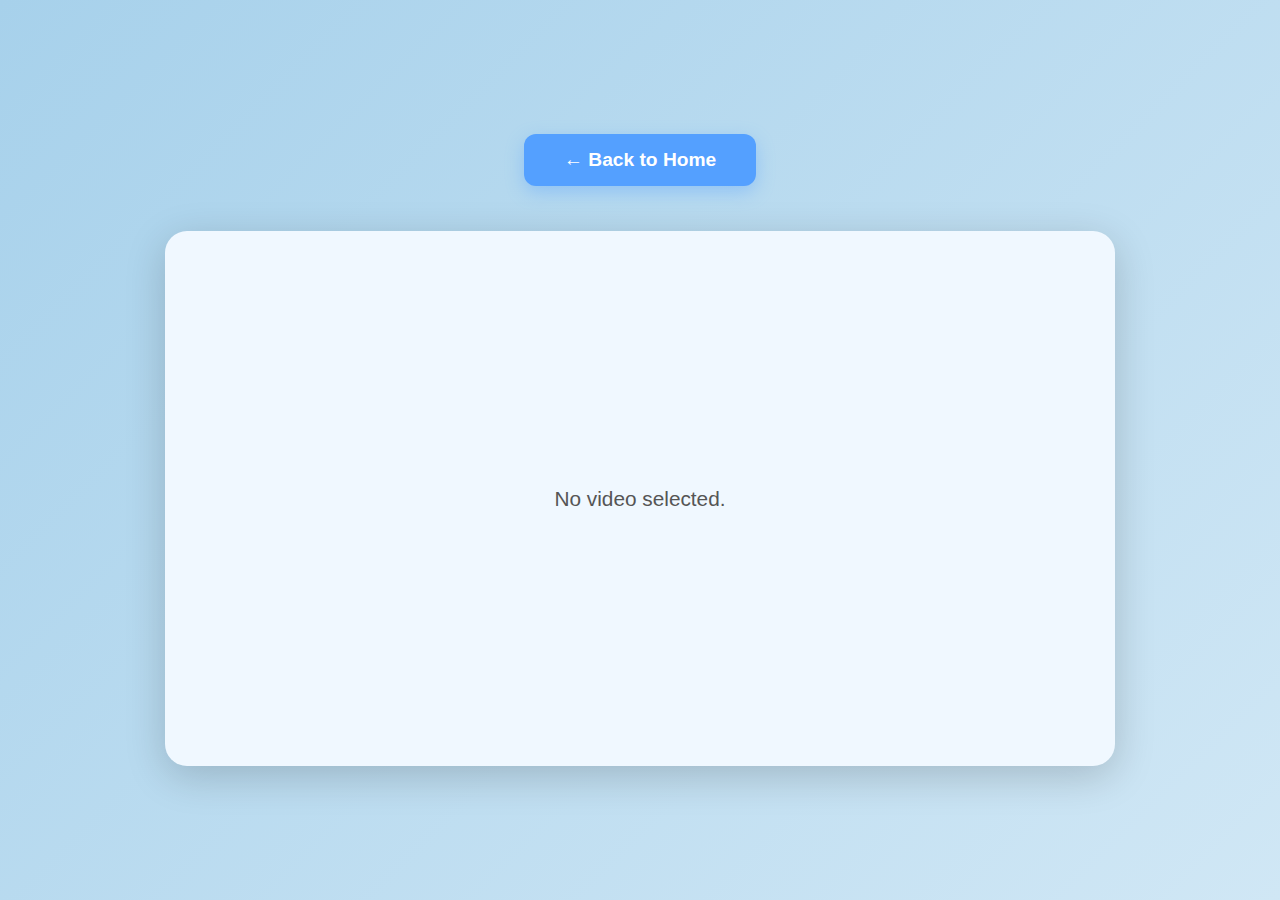
<file: YT_VIDEO.html>
<!DOCTYPE html>
<html lang="en">
<head>
  <meta charset="UTF-8">
  <title>Watch Video</title>
  <style>
    body {
      font-family: 'Segoe UI', Tahoma, Geneva, Verdana, sans-serif;
      background: linear-gradient(135deg, #a7d1eb, #d0e7f5); /* Light and airy blue gradient */
      display: flex;
      flex-direction: column;
      justify-content: center;
      align-items: center;
      min-height: 100vh;
      margin: 0;
      padding: 30px;
      box-sizing: border-box;
    }

    .back-btn {
      margin-bottom: 45px;
      padding: 15px 40px;
      font-size: 1.2rem;
      color: #fff;
      background-color: #54a0ff;
      border: none;
      border-radius: 12px;
      cursor: pointer;
      transition: background-color 0.3s ease-in-out, transform 0.2s ease-in-out, box-shadow 0.2s ease-in-out;
      text-decoration: none;
      font-weight: 600;
      box-shadow: 0 6px 18px rgba(84, 160, 255, 0.4);
    }

    .back-btn:hover {
      background-color: #2e86de;
      transform: translateY(-3px);
      box-shadow: 0 8px 22px rgba(46, 134, 222, 0.5);
    }

    .video-container {
      width: 95%;
      max-width: 950px;
      aspect-ratio: 16 / 9;
      background: #f0f8ff;
      border: none;
      border-radius: 22px;
      box-shadow: 0 10px 40px rgba(0, 0, 0, 0.18);
      overflow: hidden;
      display: flex;
      align-items: center;
      justify-content: center;
    }

    #video-container iframe {
      border-radius: 22px;
    }

    #video-container p {
      font-size: 1.3rem;
      color: #555;
    }
  </style>
</head>
<body>

  <a href="index.html" class="back-btn">← Back to Home</a>
  <div class="video-container" id="video-container"></div>

  <script>
    function getVideoIdFromUrl() {
      const params = new URLSearchParams(window.location.search);
      return params.get('videoId');
    }

    function showSelectedVideo() {
      const videoId = getVideoIdFromUrl();
      if (!videoId) {
        document.getElementById('video-container').innerHTML = "<p>No video selected.</p>";
        return;
      }
      const iframe = document.createElement('iframe');
      iframe.width = "100%";
      iframe.height = "100%";
      iframe.style.border = "none";
      iframe.style.borderRadius = "22px";
      iframe.src = `https://www.youtube.com/embed/${videoId}?autoplay=1&mute=1&rel=0`;
      iframe.allow = "accelerometer; autoplay; clipboard-write; encrypted-media; gyroscope; picture-in-picture";
      iframe.allowFullscreen = true;
      document.getElementById('video-container').appendChild(iframe);
    }

    showSelectedVideo();
  </script>

</body>
</html>
</file>
